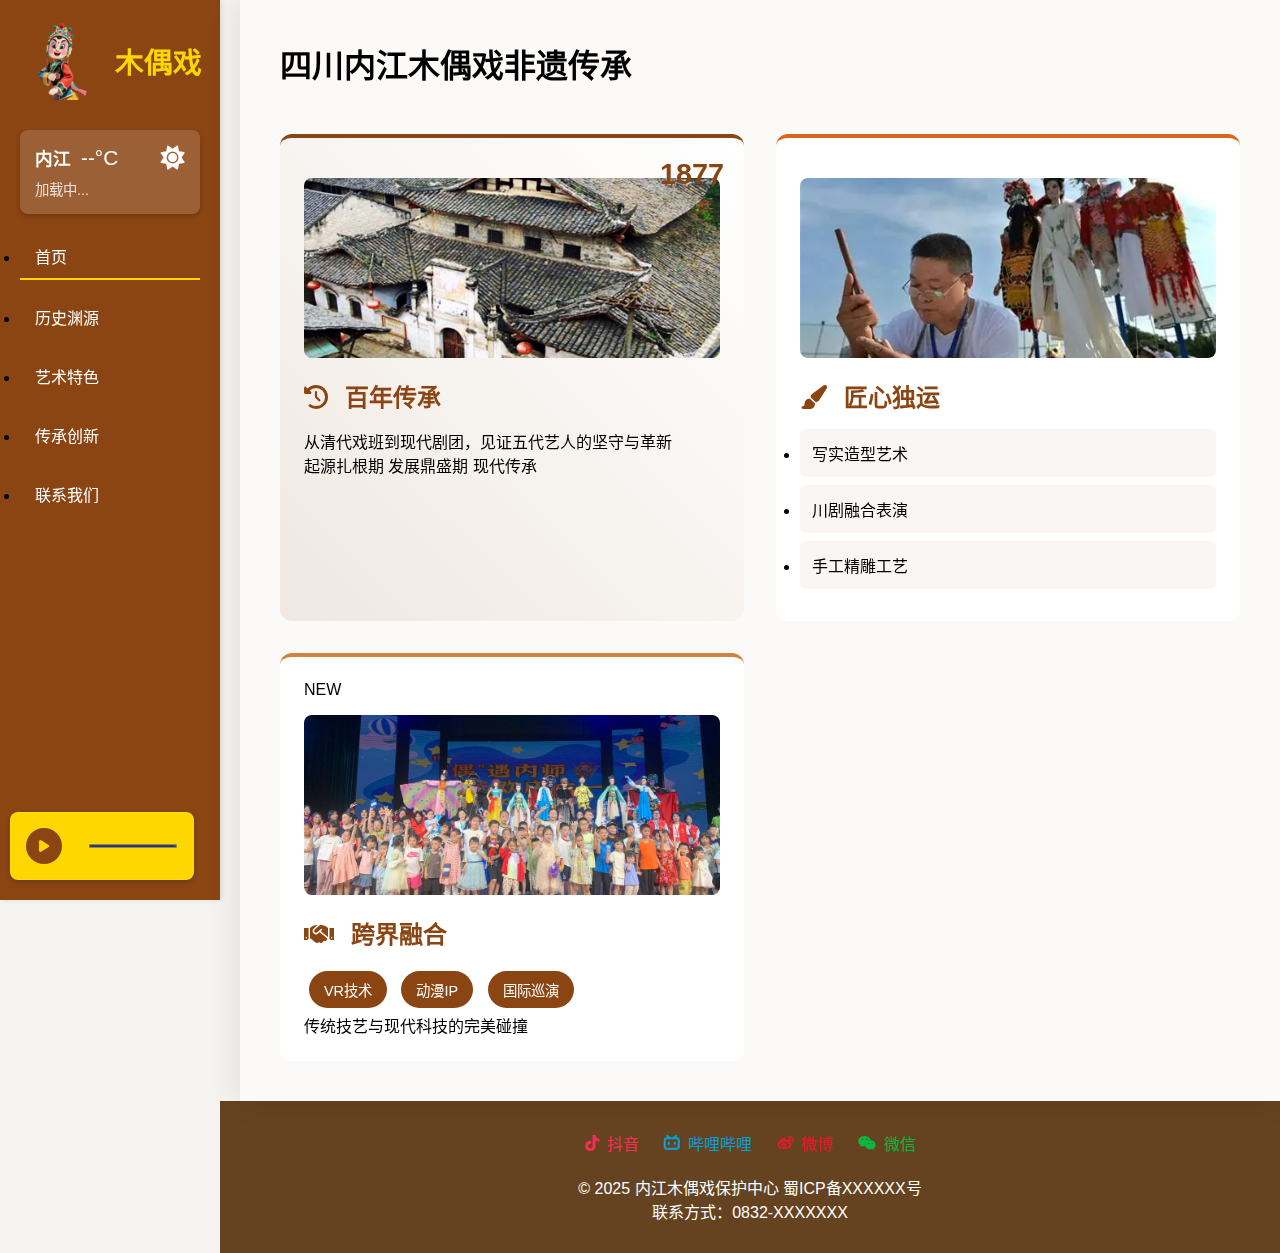
<file: 木偶戏/index.html>
<!DOCTYPE html>
<html lang="zh-CN">
<head>
    <meta charset="UTF-8">
    <title>非遗项目之四川内江木偶戏</title>
    <link rel="stylesheet" href="https://cdnjs.cloudflare.com/ajax/libs/font-awesome/6.0.0/css/all.min.css">
    <link rel="icon" href="images/muou.ico" type="image/x-icon">
    <link rel="stylesheet" href="css/common.css">
    <style>

        .background-slideshow {
            position: fixed;
            width: 100%;
            height: 100%;
            z-index: -1;
        }

        .slide {
            position: absolute;
            top: 0;
            left: 0;
            width: 100%;
            height: 100%;
            opacity: 0;
            background-size: cover;
            background-position: center;
            animation: slideShow 24s infinite;
        }

        .slide:nth-child(1) {
            background-image: url('images/art-bg1.jpg');
            animation-delay: 0s;
        }
        .slide:nth-child(2) {
            background-image: url('images/art-bg2.jpg');
            animation-delay: 8s;
        }
        .slide:nth-child(3) {
            background-image: url('images/art-bg3.jpg');
            animation-delay: 16s;
        }
        .slide:nth-child(4) {
            background-image: url('images/art-bg4.jpg');
            animation-delay: 24s;
        }

        @keyframes slideShow {
            0%, 100% { opacity: 0; }
            8% { opacity: 1; }
            30% { opacity: 1; }
        }

        .main-content {
            margin-left: 240px;
            padding: 40px;
            min-height: 100vh;
            box-shadow: 0 0 30px rgba(0,0,0,0.1); 
        }

    </style>
</head>
<body>
    <div class="background-slideshow">
        <div class="slide"></div>
        <div class="slide"></div>
        <div class="slide"></div>
        <div class="slide"></div>
    </div>
    <nav class="nav-container">
        <div class="logo-container">
            <img src="images/mainLogo.png" alt="非遗logo" class="logo">
            <span class="logo-title">木偶戏</span>
        </div>
        <!-- 天气盒子 -->
        <div class="weather-box">
            <div class="weather-info">
                <span class="city">内江</span>
                <span class="temp">--°C</span>
                <i class="weather-icon fas fa-sun"></i>
            </div>
            <div class="weather-detail">加载中...</div>
        </div>
        <ul class="nav-menu">
            <li><a href="index.html" class="nav-link active">首页</a></li>
            <li><a href="history.html">历史渊源</a></li>
            <li><a href="art.html">艺术特色</a></li>
            <li><a href="innovation.html">传承创新</a></li>
            <li><a href="contact.html">联系我们</a></li>
        </ul>
        <div class="music-player">
            <audio id="bgm" loop>
                <source src="music/background.mp3" type="audio/mpeg">
            </audio>
            <button id="playBtn"><i class="fas fa-play"></i></button>
            <input type="range" id="progress" value="0" style="width: 80%">
        </div>
    </nav>


    <div class="main-content" style="position: relative; z-index: 1; background: rgba(255,255,255,0.6);">
        <h1>四川内江木偶戏非遗传承</h1>
        
        <section class="home-grid">
            <article class="history-card portal-card" onclick="location.href='history.html'">
                <div class="time-stamp">1877</div>
                <img src="images/home-history.png" alt="历史渊源">
                <div class="card-content">
                    <h2><i class="fas fa-history"></i> 百年传承</h2>
                    <p>从清代戏班到现代剧团，见证五代艺人的坚守与革新</p>
                    <div class="timeline-points">
                        <span class="point">起源扎根期</span>
                        <span class="point">发展鼎盛期</span>
                        <span class="point">现代传承</span>
                    </div>
                </div>
            </article>

            <article class="art-card portal-card" onclick="location.href='art.html'">
                <img src="images/home-art.png" alt="艺术特色" class="art-icon">
                <div class="card-content">
                    <h2><i class="fas fa-paint-brush"></i> 匠心独运</h2>
                    <ul class="art-features">
                        <li>写实造型艺术</li>
                        <li>川剧融合表演</li>
                        <li>手工精雕工艺</li>
                    </ul>
                </div>
                <div class="floating-logo"></div>
            </article>

            <article class="innovation-card portal-card" onclick="location.href='innovation.html'">
                <div class="innovation-badge">NEW</div>
                <img src="images/home-innovation.png" alt="传承创新">
                <div class="card-content">
                    <h2><i class="fas fa-handshake"></i> 跨界融合</h2>
                    <div class="innovation-tags">
                        <span>VR技术</span>
                        <span>动漫IP</span>
                        <span>国际巡演</span>
                    </div>
                    <p>传统技艺与现代科技的完美碰撞</p>
                </div>
            </article>
        </section>
    </div>

    <style>
    .home-grid {
        display: grid;
        grid-template-columns: repeat(auto-fit, minmax(300px, 1fr));
        gap: 2rem;
        margin-top: 3rem;
    }

    .portal-card {
        background: rgba(255,255,255,0.95);
        border-radius: 12px;
        padding: 1.5rem;
        position: relative;
        cursor: pointer;
        transition: transform 0.3s, box-shadow 0.3s;
        min-height: 380px;
        overflow: hidden;
    }

    .portal-card:hover {
        transform: translateY(-5px);
        box-shadow: 0 10px 20px rgba(0,0,0,0.15);
    }

    .history-card {
        border-top: 4px solid #8B4513;
        background: linear-gradient(45deg, rgba(139,69,19,0.1), white);
    }

    .time-stamp {
        position: absolute;
        right: 20px;
        top: 20px;
        font-size: 1.8rem;
        color: #8B4513;
        font-weight: bold;
    }

    
    .art-card {
        border-top: 4px solid #D2691E;
    }

    .art-features li {
        padding: 12px;
        margin: 8px 0;
        background: rgba(139,69,19,0.05);
        border-radius: 6px;
    }

    
    .innovation-card {
        border-top: 4px solid #CD853F;
    }

    .innovation-tags span {
        display: inline-block;
        padding: 8px 15px;
        margin: 5px;
        background: #8B4513;
        color: white;
        border-radius: 20px;
        font-size: 0.9em;
    }

    .card-content h2 {
        color: #8B4513;
        margin-bottom: 1rem;
    }

    .portal-card img {
        width: 100%;
        height: 180px;
        object-fit: cover;
        border-radius: 8px;
        margin: 1rem 0;
    }

    .fa-history, .fa-paint-brush, .fa-handshake {
        margin-right: 10px;
    }
    </style>

    <footer>
        <div class="social-media">
            <a href="contact.html#douyin" class="douyin">
                <i class="fab fa-tiktok"></i>
                <span>抖音</span>
            </a>
            <a href="contact.html#bilibili" class="bilibili">
                <i class="fab fa-bilibili"></i>
                <span>哔哩哔哩</span>
            </a>
            <a href="contact.html#weibo" class="weibo">
                <i class="fab fa-weibo"></i>
                <span>微博</span>
            </a>
            <a href="contact.html#wechat" class="wechat">
                <i class="fab fa-weixin"></i>
                <span>微信</span>
            </a>
        </div>
        <p>© 2025 内江木偶戏保护中心 蜀ICP备XXXXXX号</p>
        <p>联系方式：0832-XXXXXXX</p>
    </footer>
    <script src="js/bgMusic.js" defer></script>
    <script src="js/weatherService.js" defer></script>
</body>
</html>
</file>
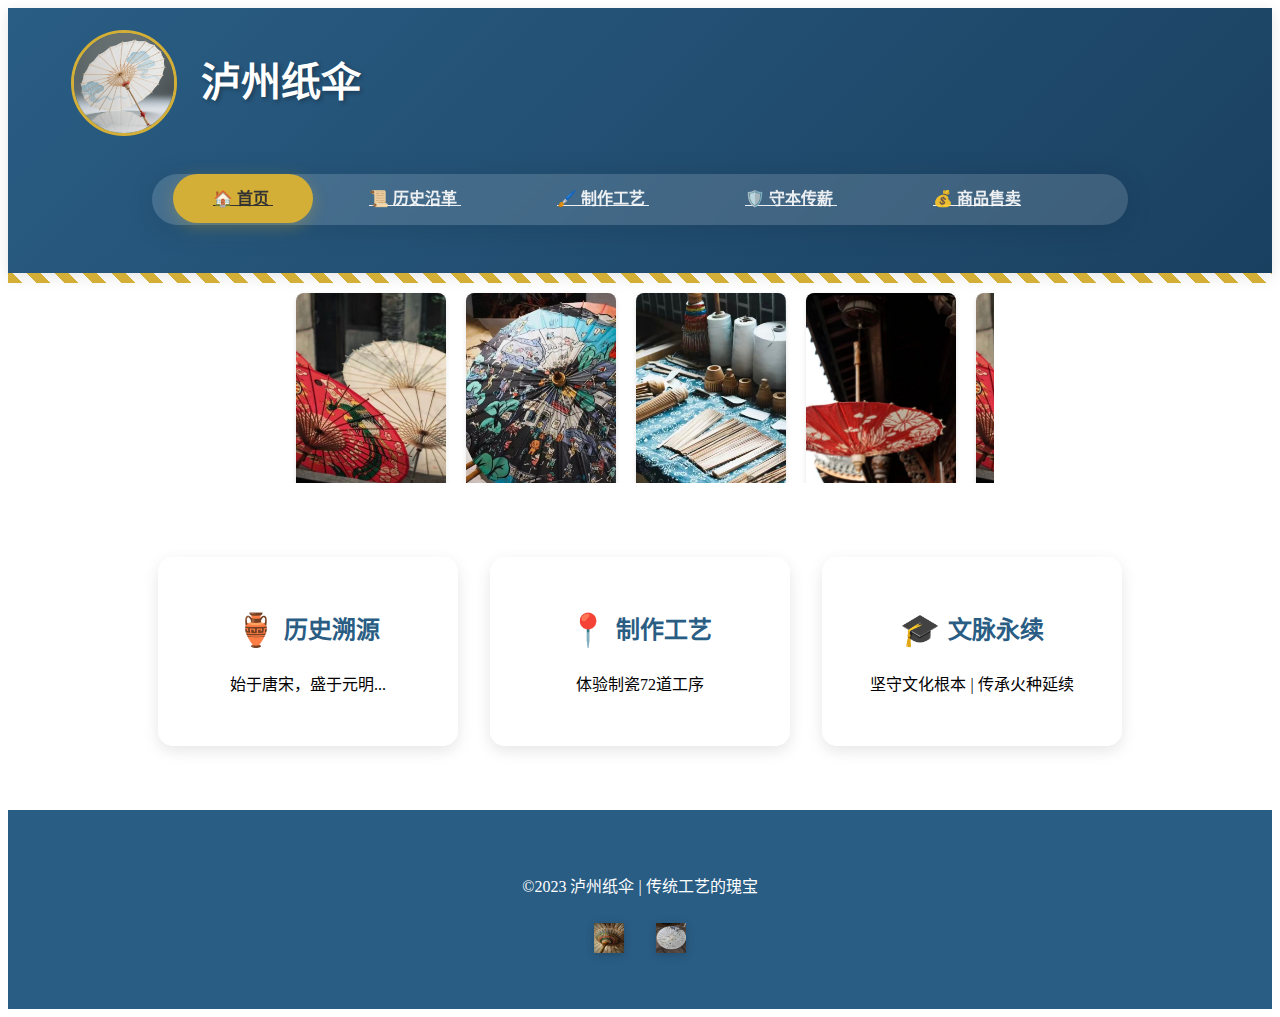
<file: 泸州纸伞/index.html>
<!DOCTYPE html>
<html lang="zh-CN">

<head>
    <meta charset="UTF-8">
    <title>泸州纸伞 </title>
    <link rel="icon" href="images/favicon.ico" type="image/x-icon">
    <link rel="stylesheet" href="css/style.css">
    <link rel="stylesheet" href="css/animations.css">
    <style>
        /* 新增播放栏样式 */
        .image-carousel {
        width: 56%; /* 容器宽度 */
        height: 200px;
        overflow: hidden;
        margin: 10px auto;
        }

        .carousel-wrapper {
            display: flex;
            gap: 20px;
            padding: 10px;
            width: max-content;
            animation: scroll 10s linear infinite;
        }

        .carousel-image {
            width: 150px; /* 单图宽度 */
            height: 200px;
            object-fit: cover;
            border-radius: 8px;
            box-shadow: 0 2px 5px rgba(0, 0, 0, 0.1);
        }

        /* 鼠标悬停暂停动画 */
        .carousel-wrapper:hover {
            animation-play-state: paused;
        }

        /* 无限滚动关键帧 */
        @keyframes scroll {
        0% { transform: translateX(0); }
        /* 改为移动原图总宽度的50%，使克隆内容立即衔接 */
        100% { transform: translateX(calc(-25% - 30px)); }
    }
    </style>
</head>

<body>
    <header class="decorative-border">
        <div class="logo-header">
            <img src="images/logo.png" alt="青花瓷logo" width="80">
            <h1>泸州纸伞</h1>
        </div>
        <nav>
            <a href="index.html" class="nav-link active"> <span class="nav-icon">🏠</span>
                首页
            </a>
            <a href="map.html" class="nav-link"><span class="nav-icon">📜</span>
                历史沿革
            </a>
            <a href="process.html" class="nav-link"><span class="nav-icon">🖌️</span>
                制作工艺
            </a>
            <a href="shop.html" class="nav-link"><span class="nav-icon">🛡️</span>
                守本传薪
            </a>
            <a href="sales.html" class="nav-link"><span class="nav-icon">💰</span>
                商品售卖
            </a>
        </nav>
    </header>
    <!-- 新增图片播放栏 -->
    <div class="image-carousel">
        <div class="carousel-wrapper" id="carouselWrapper">
            <!-- 实际展示的图片 -->
            <img src="images/banner1.jpg" alt="图片1" class="carousel-image">
            <img src="images/banner2.jpg" alt="图片2" class="carousel-image">
            <img src="images/banner3.jpg" alt="图片3" class="carousel-image">
            <img src="images/banner4.jpg" alt="图片4" class="carousel-image">
            
        </div>
    </div>

    <!-- 主要模块 -->
    <section class="feature-grid">
        <div class="feature-card">
            <h3><span class="icon">🏺</span>历史溯源</h3>
            <p>始于唐宋，盛于元明...</p>
        </div>
        <div class="feature-card animate__hover">
            <h3><span class="icon">📍</span>制作工艺</h3>
            <p>体验制瓷72道工序</p>
        </div>
        <div class="feature-card">
            <h3><span class="icon">🎓</span>文脉永续</h3>
            <p>坚守文化根本 | 传承火种延续</p>
        </div>
    </section>

    <footer>
        <p>©2023 泸州纸伞 | 传统工艺的瑰宝</p>
        <div class="social-links">
            <a href="#"><img src="images/wechat.png" width="30" height="30"></a>
            <a href="#"><img src="images/weibo.png" width="30" height="30"></a>
        </div>
    </footer>

    <script>
        const carouselWrapper = document.getElementById('carouselWrapper');
        const images = carouselWrapper.querySelectorAll('.carousel-image');
        
        // 克隆所有图片并追加到wrapper中
        images.forEach(img => {
            const clone = img.cloneNode(true);
            carouselWrapper.appendChild(clone);
        });

        // 不再需要animationiteration事件监听
    </script>
</body>

</html>
</file>
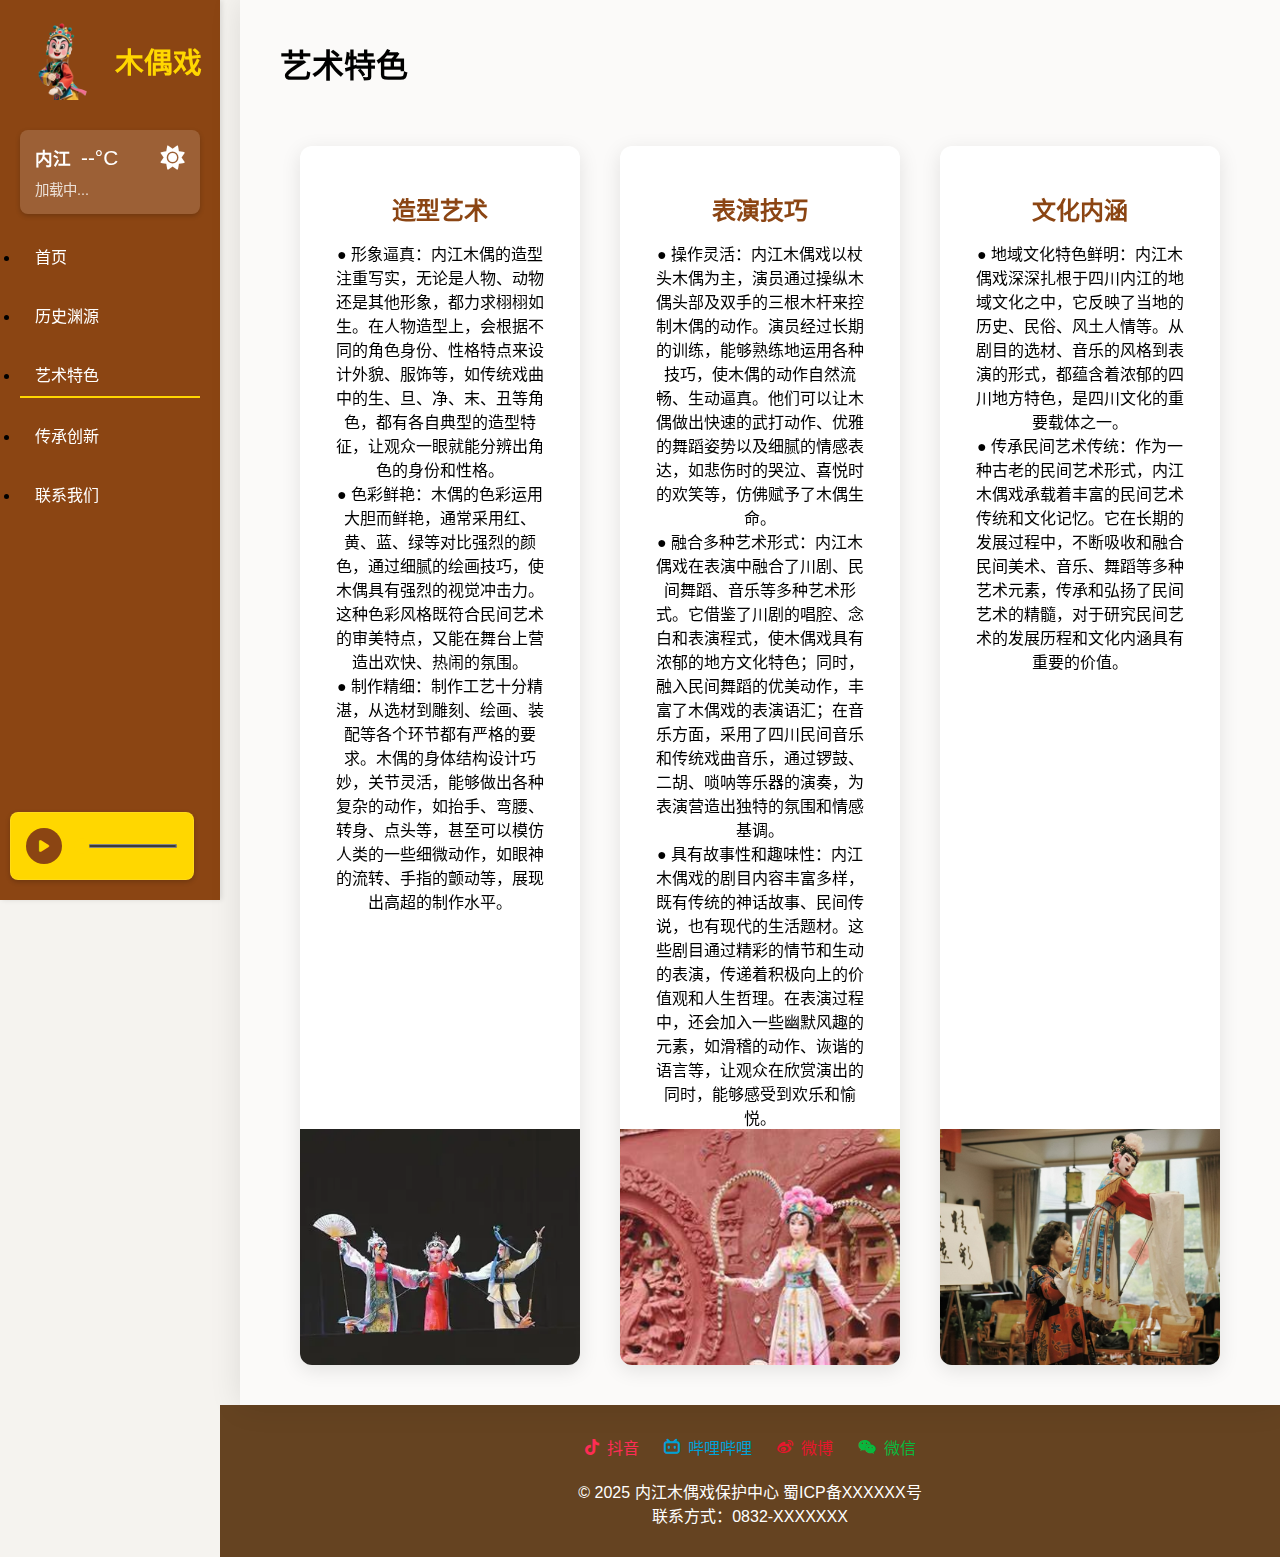
<file: 木偶戏/art.html>
<!DOCTYPE html>
<html lang="zh-CN">
<head>
    <meta charset="UTF-8">
    <title>非遗项目之四川内江木偶戏</title>
    <link rel="stylesheet" href="https://cdnjs.cloudflare.com/ajax/libs/font-awesome/6.0.0/css/all.min.css">
    <link rel="icon" href="images/muou.ico" type="image/x-icon">
    <link rel="stylesheet" href="css/common.css">
    <style>

    </style>
</head>
<body>
    <div class="background-slideshow">
        <div class="slide"></div>
        <div class="slide"></div>
        <div class="slide"></div>
        <div class="slide"></div>
    </div>
    
    <nav class="nav-container">
        <div class="logo-container">
            <img src="images/mainLogo.png" alt="非遗logo" class="logo">
            <span class="logo-title">木偶戏</span>
        </div>
        <div class="weather-box">
            <div class="weather-info">
                <span class="city">内江</span>
                <span class="temp">--°C</span>
                <i class="weather-icon fas fa-sun"></i>
            </div>
            <div class="weather-detail">加载中...</div>
        </div>
        <ul class="nav-menu">
            <li><a href="index.html">首页</a></li>
            <li><a href="history.html">历史渊源</a></li>
            <li><a href="art.html" class="nav-link active">艺术特色</a></li>
            <li><a href="innovation.html">传承创新</a></li>
            <li><a href="contact.html">联系我们</a></li>
        </ul>
        <div class="music-player">
            <audio id="bgm" loop>
                <source src="music/background.mp3" type="audio/mpeg">
            </audio>
            <button id="playBtn"><i class="fas fa-play"></i></button>
            <input type="range" id="progress" value="0" style="width: 80%">
        </div>
    </nav>

    <div class="main-content" style="position: relative; z-index: 1; background: rgba(255,255,255,0.6);">
        <h1>艺术特色</h1>
      
        <div class="feature-grid">
            <div class="feature-card">
                <img src="images/shape-art.png" alt="造型艺术" class="feature-icon">
                <h3>造型艺术</h3>
                <p>
                    ● 形象逼真：内江木偶的造型注重写实，无论是人物、动物还是其他形象，都力求栩栩如生。在人物造型上，会根据不同的角色身份、性格特点来设计外貌、服饰等，如传统戏曲中的生、旦、净、末、丑等角色，都有各自典型的造型特征，让观众一眼就能分辨出角色的身份和性格。<br>
                    ● 色彩鲜艳：木偶的色彩运用大胆而鲜艳，通常采用红、黄、蓝、绿等对比强烈的颜色，通过细腻的绘画技巧，使木偶具有强烈的视觉冲击力。这种色彩风格既符合民间艺术的审美特点，又能在舞台上营造出欢快、热闹的氛围。<br>
                    ● 制作精细：制作工艺十分精湛，从选材到雕刻、绘画、装配等各个环节都有严格的要求。木偶的身体结构设计巧妙，关节灵活，能够做出各种复杂的动作，如抬手、弯腰、转身、点头等，甚至可以模仿人类的一些细微动作，如眼神的流转、手指的颤动等，展现出高超的制作水平。

                </p>
            </div>
            <div class="feature-card">
                <img src="images/performance.png" alt="表演技巧" class="feature-icon">
                <h3>表演技巧</h3>
                <p>
                    ● 操作灵活：内江木偶戏以杖头木偶为主，演员通过操纵木偶头部及双手的三根木杆来控制木偶的动作。演员经过长期的训练，能够熟练地运用各种技巧，使木偶的动作自然流畅、生动逼真。他们可以让木偶做出快速的武打动作、优雅的舞蹈姿势以及细腻的情感表达，如悲伤时的哭泣、喜悦时的欢笑等，仿佛赋予了木偶生命。<br>
                    ● 融合多种艺术形式：内江木偶戏在表演中融合了川剧、民间舞蹈、音乐等多种艺术形式。它借鉴了川剧的唱腔、念白和表演程式，使木偶戏具有浓郁的地方文化特色；同时，融入民间舞蹈的优美动作，丰富了木偶戏的表演语汇；在音乐方面，采用了四川民间音乐和传统戏曲音乐，通过锣鼓、二胡、唢呐等乐器的演奏，为表演营造出独特的氛围和情感基调。<br>
                    ● 具有故事性和趣味性：内江木偶戏的剧目内容丰富多样，既有传统的神话故事、民间传说，也有现代的生活题材。这些剧目通过精彩的情节和生动的表演，传递着积极向上的价值观和人生哲理。在表演过程中，还会加入一些幽默风趣的元素，如滑稽的动作、诙谐的语言等，让观众在欣赏演出的同时，能够感受到欢乐和愉悦。

                </p>
            </div>
            <div class="feature-card">
                <img src="images/culture.png" alt="文化内涵" class="feature-icon">
                <h3>文化内涵</h3>
                <p>

                    ● 地域文化特色鲜明：内江木偶戏深深扎根于四川内江的地域文化之中，它反映了当地的历史、民俗、风土人情等。从剧目的选材、音乐的风格到表演的形式，都蕴含着浓郁的四川地方特色，是四川文化的重要载体之一。<br>
                    ● 传承民间艺术传统：作为一种古老的民间艺术形式，内江木偶戏承载着丰富的民间艺术传统和文化记忆。它在长期的发展过程中，不断吸收和融合民间美术、音乐、舞蹈等多种艺术元素，传承和弘扬了民间艺术的精髓，对于研究民间艺术的发展历程和文化内涵具有重要的价值。

                </p>
            </div>
        </div>




    </div>

    <style>
        
        .feature-grid {
            display: grid;
            grid-template-columns: repeat(3, 1fr);
            gap: 40px;
            margin-top: 60px;
            padding: 0 20px;
        }

        .feature-card {
            background: #fff;
            padding: 30px;
            border-radius: 12px;
            box-shadow: 0 5px 20px rgba(0,0,0,0.1);
            text-align: center;
            transition: transform 0.3s;
            position: relative;
            padding-bottom: 236px;
        }

        .feature-card:hover {
            transform: translateY(-10px);
        }

        .feature-icon {
            position: absolute;
            bottom: 0;
            left: 0;
            width: 100%;
            height: 236px;
            object-fit: cover;
            border-radius: 0 0 12px 12px;
            margin: 0;
        }

        .feature-card h3 {
            color: #8B4513;
            margin: 15px 0;
            font-size: 1.5em;
        }

        @media (max-width: 768px) {
            .feature-grid {
                grid-template-columns: 1fr;
                gap: 60px;
            }
            
            .feature-card {
            padding-bottom: 120px; 
            }
            .feature-icon {
                height: 120px;
            }
            }


        .background-slideshow {
            position: fixed;
            width: 100%;
            height: 100%;
            z-index: -1;
        }

        .slide {
            position: absolute;
            top: 0;
            left: 0;
            width: 100%;
            height: 100%;
            opacity: 0;
            background-size: cover;
            background-position: center;
            animation: slideShow 24s infinite;
        }

        .slide:nth-child(1) {
            background-image: url('images/art-bg1.jpg');
            animation-delay: 0s;
        }
        .slide:nth-child(2) {
            background-image: url('images/art-bg2.jpg');
            animation-delay: 8s;
        }
        .slide:nth-child(3) {
            background-image: url('images/art-bg3.jpg');
            animation-delay: 16s;
        }
        .slide:nth-child(4) {
            background-image: url('images/art-bg4.jpg');
            animation-delay: 24s;
        }

        @keyframes slideShow {
            0%, 100% { opacity: 0; }
            8% { opacity: 1; }
            30% { opacity: 1; }
        }

        .main-content {
            margin-left: 240px;
            padding: 40px;
            min-height: 100vh;
            box-shadow: 0 0 30px rgba(0,0,0,0.1);
        }
    </style>


    


    <footer>
        <div class="social-media">
            <a href="contact.html#douyin" class="douyin">
                <i class="fab fa-tiktok"></i>
                <span>抖音</span>
            </a>
            <a href="contact.html#bilibili" class="bilibili">
                <i class="fab fa-bilibili"></i>
                <span>哔哩哔哩</span>
            </a>
            <a href="contact.html#weibo" class="weibo">
                <i class="fab fa-weibo"></i>
                <span>微博</span>
            </a>
            <a href="contact.html#wechat" class="wechat">
                <i class="fab fa-weixin"></i>
                <span>微信</span>
            </a>
        </div>
        <p>© 2025 内江木偶戏保护中心 蜀ICP备XXXXXX号</p>
        <p>联系方式：0832-XXXXXXX</p>
    </footer>
    <script src="js/bgMusic.js" defer></script>
    <script src="js/weatherService.js" defer></script>
</body>
</html>
</file>
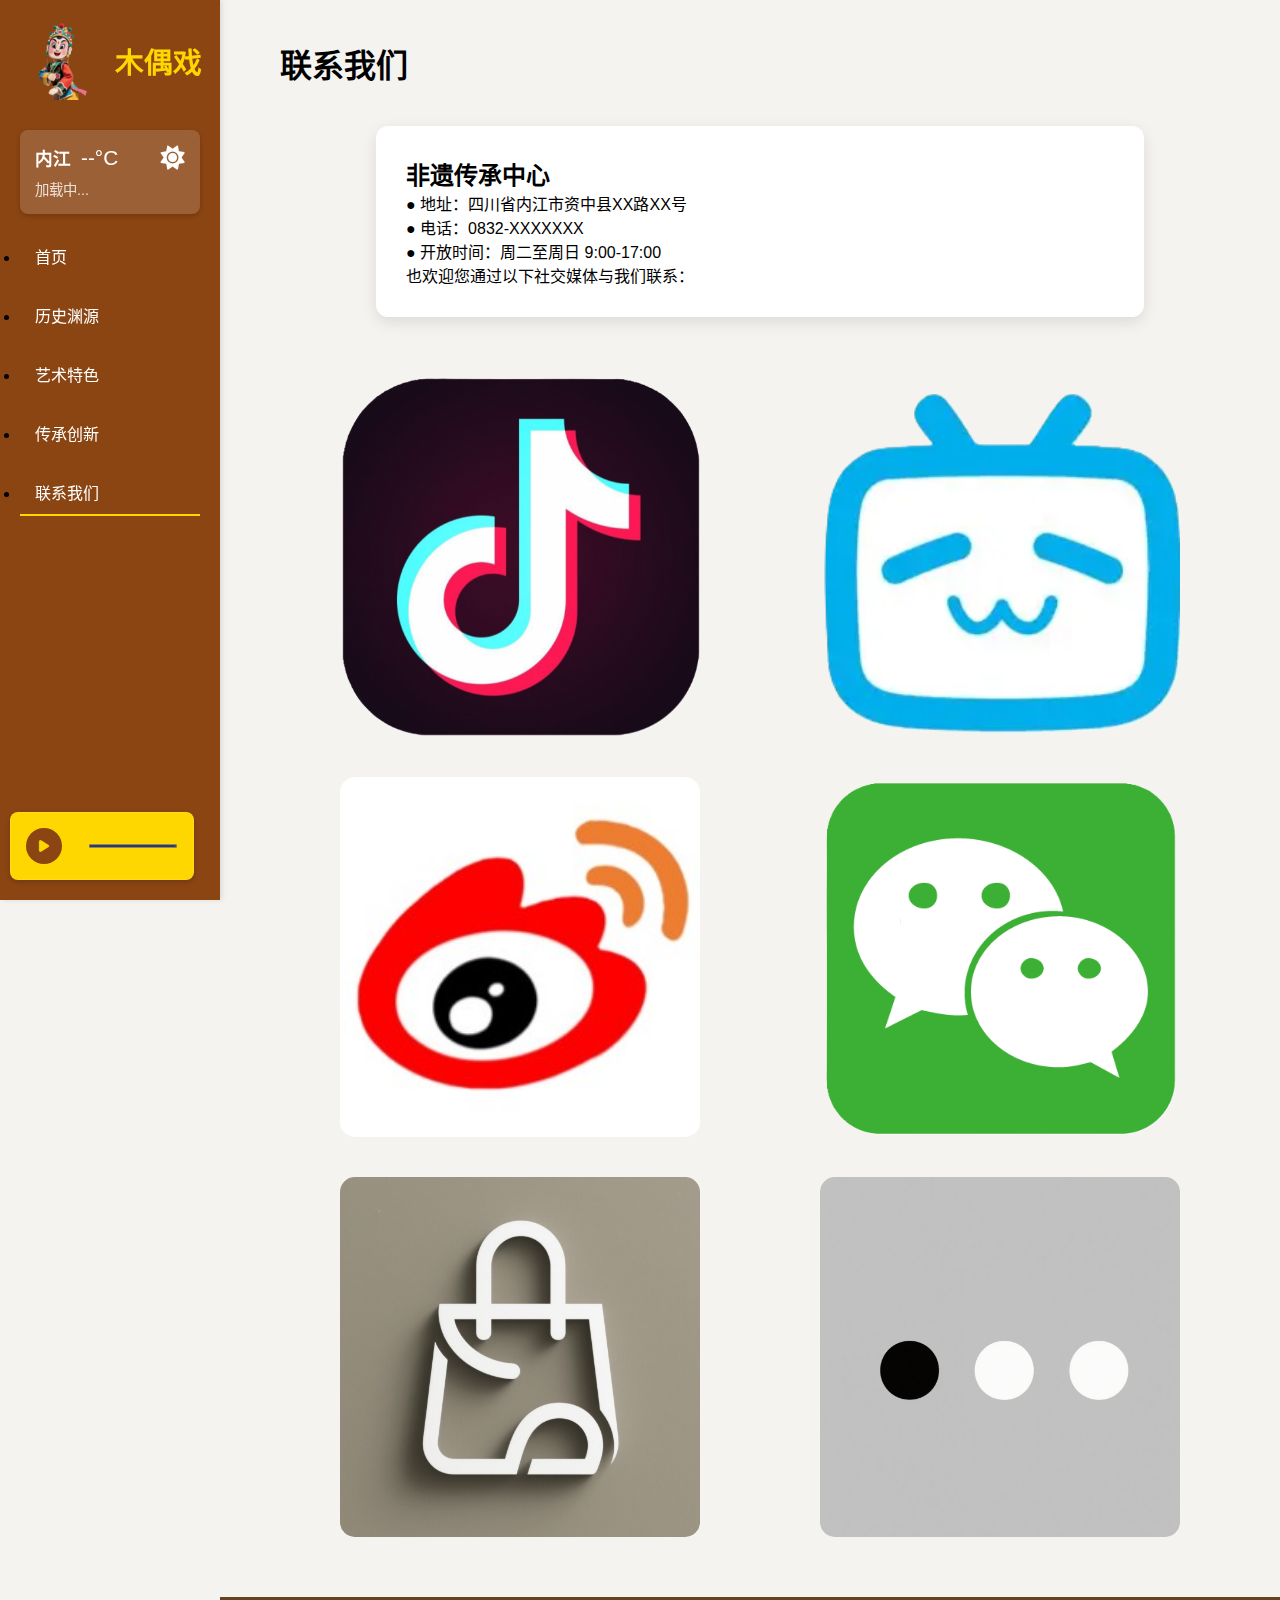
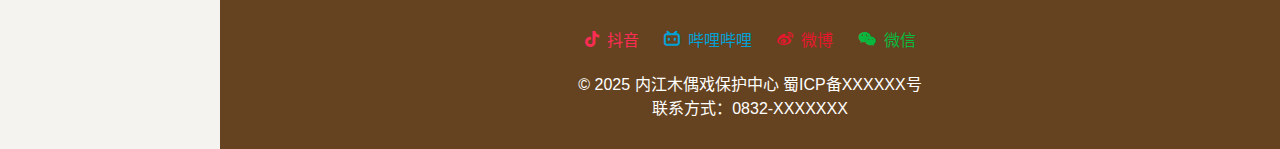
<file: 木偶戏/contact.html>
<!DOCTYPE html>
<html lang="zh-CN">
<head>
    <meta charset="UTF-8">
    <title>非遗项目之四川内江木偶戏</title>
    <link rel="stylesheet" href="https://cdnjs.cloudflare.com/ajax/libs/font-awesome/6.0.0/css/all.min.css">
    <link rel="stylesheet" href="css/card.css">
    <link rel="icon" href="images/muou.ico" type="image/x-icon">
    <link rel="stylesheet" href="css/common.css">
    <style>

    </style>
</head>
<body>
    <nav class="nav-container">
        <div class="logo-container">
            <img src="images/mainLogo.png" alt="非遗logo" class="logo">
            <span class="logo-title">木偶戏</span>
        </div>
        <div class="weather-box">
            <div class="weather-info">
                <span class="city">内江</span>
                <span class="temp">--°C</span>
                <i class="weather-icon fas fa-sun"></i>
            </div>
            <div class="weather-detail">加载中...</div>
        </div>
        <ul class="nav-menu">
            <li><a href="index.html">首页</a></li>
            <li><a href="history.html">历史渊源</a></li>
            <li><a href="art.html">艺术特色</a></li>
            <li><a href="innovation.html">传承创新</a></li>
            <li><a href="contact.html" class="nav-link active">联系我们</a></li>
        </ul>
        <div class="music-player">
            <audio id="bgm" loop>
                <source src="music/background.mp3" type="audio/mpeg">
            </audio>
            <button id="playBtn"><i class="fas fa-play"></i></button>
            <input type="range" id="progress" value="0" style="width: 80%">
        </div>
    </nav>


    <div class="main-content">
        <h1>联系我们</h1>

        <!-- 新增卡片容器 -->
        <div class="contact-cards">
            <!-- 文本卡片 -->
            <div class="text-card">
                <h2>非遗传承中心</h2>
                <p>
                ● 地址：四川省内江市资中县XX路XX号<br>
                ● 电话：0832-XXXXXXX<br>
                ● 开放时间：周二至周日 9:00-17:00<br>
                也欢迎您通过以下社交媒体与我们联系：
                </p>
            </div>

            <!-- 图片卡片容器 -->
            <div class="platform-grid">
                <div class="media-card">
                    <img src="images/social/douyin.png" alt="抖音官方号">
                    <div class="overlay">扫码关注/观看直播</div>
                </div>
                <div class="media-card">
                    <img src="images/social/bilibili.png" alt="哔哩哔哩">
                    <div class="overlay">进入频道</div>
                </div>
                <div class="media-card">
                    <img src="images/social/weibo.png" alt="微博">
                    <div class="overlay">最新动态</div>
                </div>
                <div class="media-card">
                    <img src="images/social/wechat.png" alt="微信公众号">
                    <div class="overlay">获取资讯/预约演出</div>
                </div>
                <div class="media-card">
                    <img src="images/social/shop.png" alt="周边购买">
                    <div class="overlay">周边商品/纪念品 购买</div>
                </div>
                <div class="media-card">
                    <img src="images/social/more.png" alt="敬请期待">
                    <div class="overlay">敬请期待</div>
                </div>
            </div>
        </div>

    </div>


    <style>
        /*这里先空着*/
    </style>



    <footer>
        <div class="social-media">
            <a href="contact.html#douyin" class="douyin">
                <i class="fab fa-tiktok"></i>
                <span>抖音</span>
            </a>
            <a href="contact.html#bilibili" class="bilibili">
                <i class="fab fa-bilibili"></i>
                <span>哔哩哔哩</span>
            </a>
            <a href="contact.html#weibo" class="weibo">
                <i class="fab fa-weibo"></i>
                <span>微博</span>
            </a>
            <a href="contact.html#wechat" class="wechat">
                <i class="fab fa-weixin"></i>
                <span>微信</span>
            </a>
        </div>
        <p>© 2025 内江木偶戏保护中心 蜀ICP备XXXXXX号</p>
        <p>联系方式：0832-XXXXXXX</p>
    </footer>
    <script src="js/bgMusic.js" defer></script>
    <script src="js/weatherService.js" defer></script>
</body>
</html>
</file>
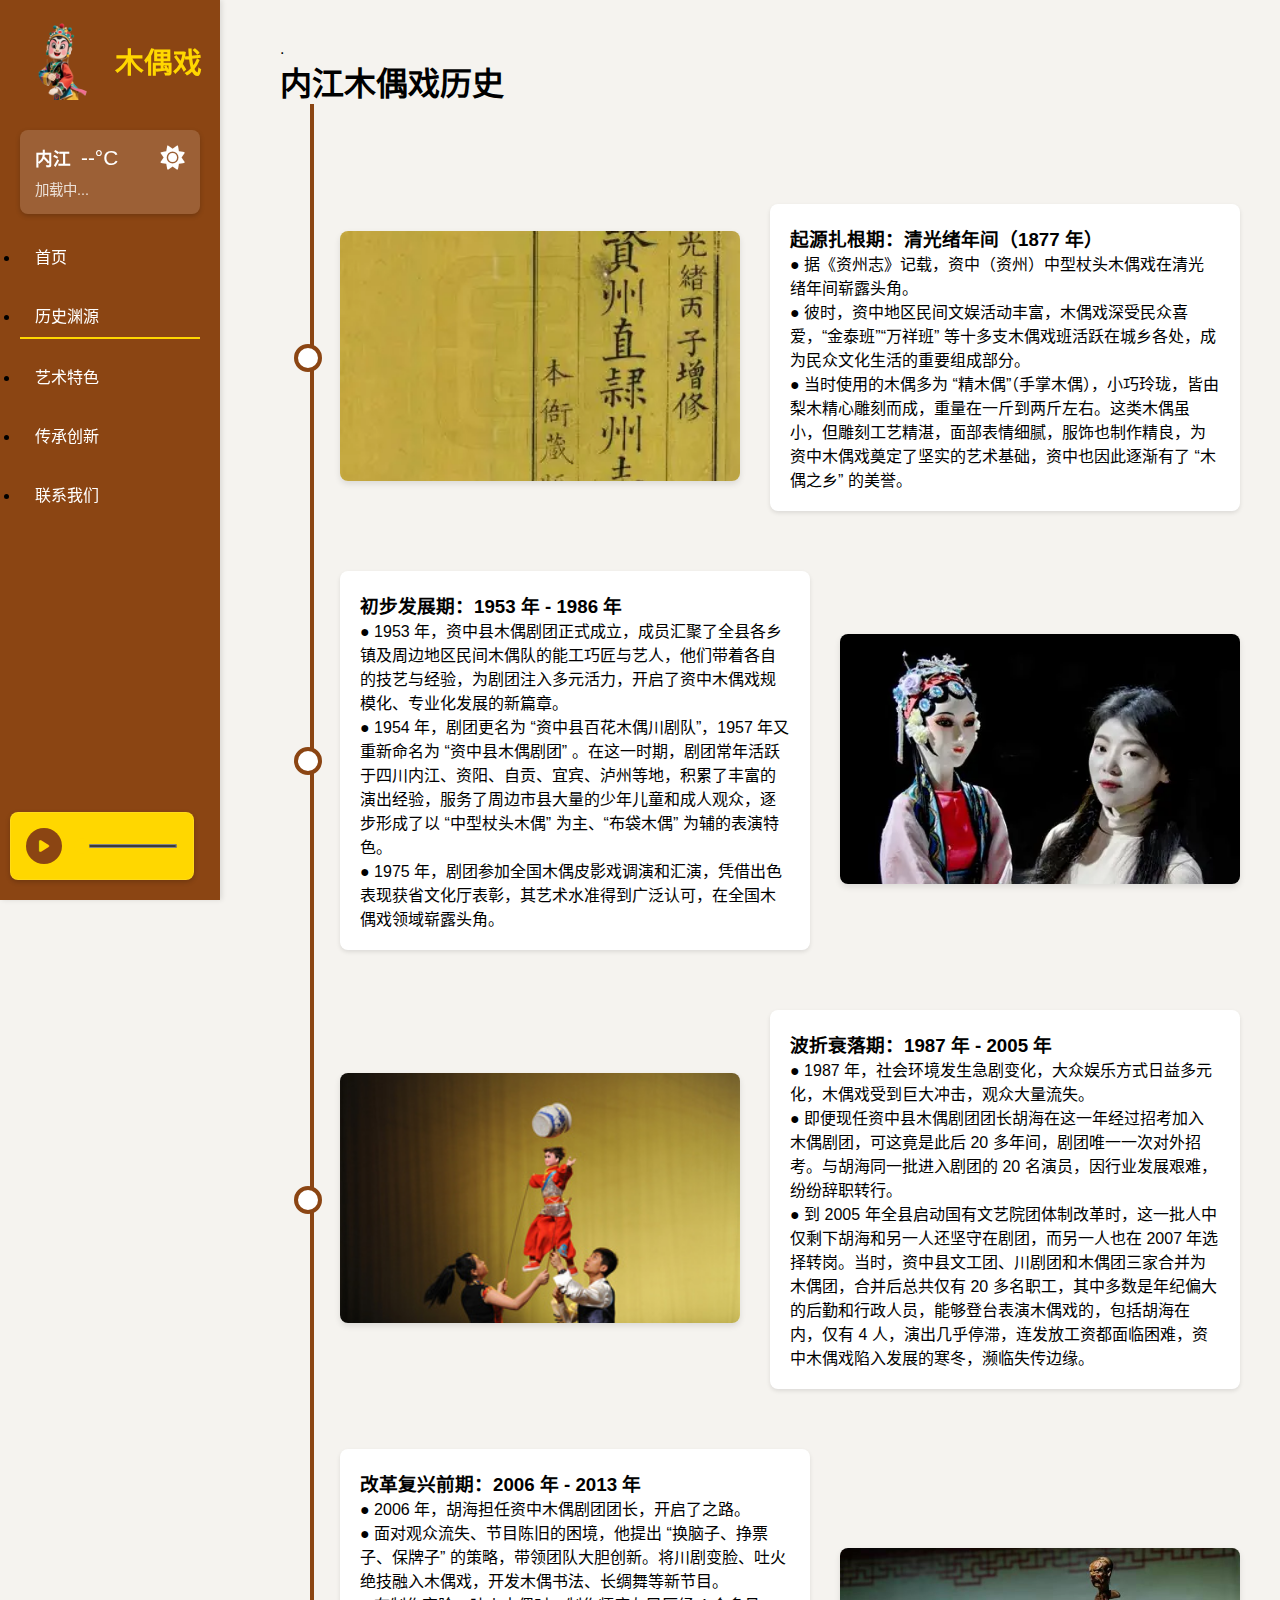
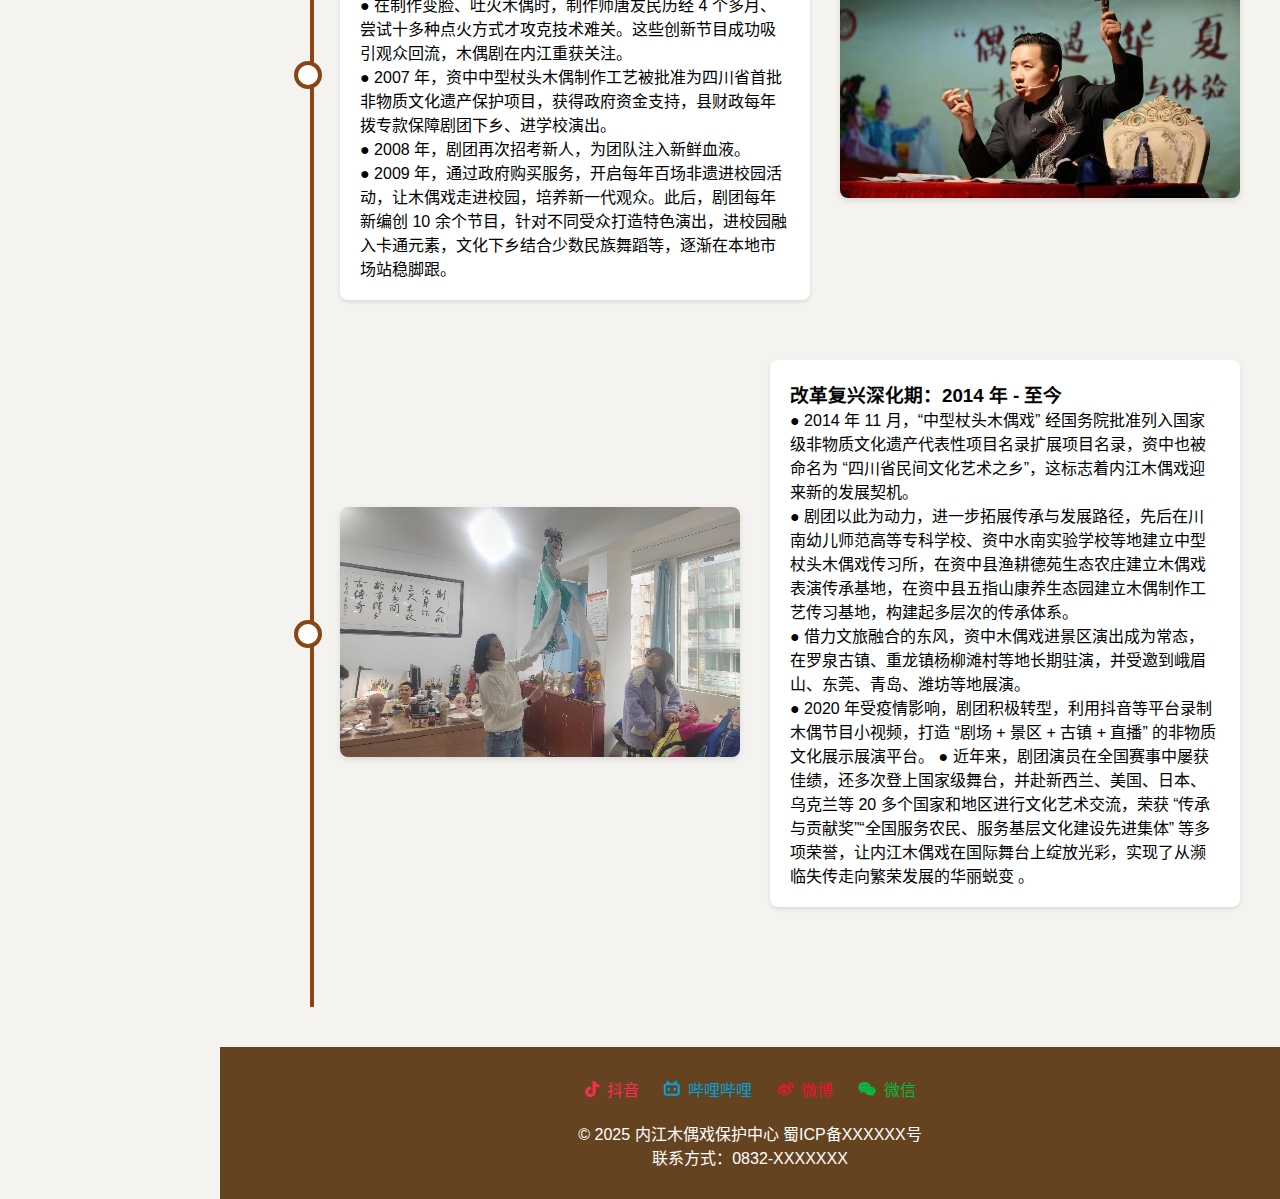
<file: 木偶戏/history.html>
<!DOCTYPE html>
<html lang="zh-CN">
<head>
    <meta charset="UTF-8">
    <title>非遗项目之四川内江木偶戏</title>
    <link rel="stylesheet" href="https://cdnjs.cloudflare.com/ajax/libs/font-awesome/6.0.0/css/all.min.css">
    <link rel="icon" href="images/muou.ico" type="image/x-icon">
    <link rel="stylesheet" href="css/common.css">
</head>
<body>
    <nav class="nav-container">
        <div class="logo-container">
            <img src="images/mainLogo.png" alt="非遗logo" class="logo">
            <span class="logo-title">木偶戏</span>
        </div>
        <div class="weather-box">
            <div class="weather-info">
                <span class="city">内江</span>
                <span class="temp">--°C</span>
                <i class="weather-icon fas fa-sun"></i>
            </div>
            <div class="weather-detail">加载中...</div>
        </div>
        <ul class="nav-menu">
            <li><a href="index.html">首页</a></li>
            <li><a href="history.html" class="nav-link active">历史渊源</a></li>
            <li><a href="art.html">艺术特色</a></li>
            <li><a href="innovation.html">传承创新</a></li>
            <li><a href="contact.html">联系我们</a></li>
        </ul>
        <div class="music-player">
            <audio id="bgm" loop>
                <source src="music/background.mp3" type="audio/mpeg">
            </audio>
            <button id="playBtn"><i class="fas fa-play"></i></button>
            <input type="range" id="progress" value="0" style="width: 80%">
        </div>
    </nav>
    <!--内容 -->

    <div class="main-content">.
        <h1>内江木偶戏历史</h1>
        <style>
            /* 时间线容器样式 */
            .timeline {
                position: relative;
                padding: 40px 0;
                margin-left: 60px; /* 为时间线留出空间 */
            }
            
            /* 时间线竖线 */
            .timeline::before {
                content: '';
                position: absolute;
                left: -30px;
                top: 0;
                height: 100%;
                width: 4px;
                background: #8B4513;
            }
            
            /* 时间节点通用样式 */
            .timeline-item {
                position: relative;
                display: flex;
                align-items: center;
                margin: 60px 0;
                gap: 30px;
            }
            
            /* 交替排列控制 */
            .timeline-item:nth-child(odd) {
                flex-direction: row; /* 奇数项：图片在左 */
            }
            .timeline-item:nth-child(even) {
                flex-direction: row-reverse; /* 偶数项：图片在右 */
            }
            
            /* 时间点标志 */
            .timeline-item::before {
                content: '';
                position: absolute;
                left: -46px;
                width: 20px;
                height: 20px;
                background: #fff;
                border: 4px solid #8B4513;
                border-radius: 50%;
                z-index: 1;
            }
            
            /* 图片容器 */
            .timeline-img {
                flex: 0 0 45%;
                max-width: 400px;
            }
            
            .timeline-img img {
                width: 100%;
                height: 250px;
                object-fit: cover;
                border-radius: 8px;
                box-shadow: 0 3px 6px rgba(0,0,0,0.1);
            }
            
            /* 文字描述容器 */
            .timeline-text {
                flex: 1;
                padding: 20px;
                background: #fff;
                border-radius: 8px;
                box-shadow: 0 2px 4px rgba(0,0,0,0.1);
                min-height: 200px;
            }
            
            /* 响应式设计 */
            @media (max-width: 768px) {
                .timeline {
                    margin-left: 30px;
                }
                .timeline-item {
                    flex-direction: column !important;
                    margin: 40px 0;
                }
                .timeline-img {
                    width: 100%;
                    max-width: none;
                }
                .timeline-item::before {
                    left: -38px;
                }
            }
        </style>
        <div class="timeline">
            <!-- 阶段1 - 图片在左 六百六十六，图片是真难找 -->
            <div class="timeline-item">
                <div class="timeline-img">
                    <img src="images/stage1.png" alt="清代戏班">
                </div>
                <div class="timeline-text">
                    <h3>起源扎根期：清光绪年间（1877 年）</h3>
                    <p>
                        ● 据《资州志》记载，资中（资州）中型杖头木偶戏在清光绪年间崭露头角。<br>
                        ● 彼时，资中地区民间文娱活动丰富，木偶戏深受民众喜爱，“金泰班”“万祥班” 等十多支木偶戏班活跃在城乡各处，成为民众文化生活的重要组成部分。<br>
                        ● 当时使用的木偶多为 “精木偶”（手掌木偶），小巧玲珑，皆由梨木精心雕刻而成，重量在一斤到两斤左右。这类木偶虽小，但雕刻工艺精湛，面部表情细腻，服饰也制作精良，为资中木偶戏奠定了坚实的艺术基础，资中也因此逐渐有了 “木偶之乡” 的美誉。

                    </p>
                </div>
            </div>
        
            <!-- 阶段2 - 图片在右 -->
            <div class="timeline-item">
                <div class="timeline-img">
                    <img src="images/stage2.png" alt="剧团成立">
                </div>
                <div class="timeline-text">
                    <h3>初步发展期：1953 年 - 1986 年</h3>
                    <p>
                        ● 1953 年，资中县木偶剧团正式成立，成员汇聚了全县各乡镇及周边地区民间木偶队的能工巧匠与艺人，他们带着各自的技艺与经验，为剧团注入多元活力，开启了资中木偶戏规模化、专业化发展的新篇章。<br>
                        ● 1954 年，剧团更名为 “资中县百花木偶川剧队”，1957 年又重新命名为 “资中县木偶剧团” 。在这一时期，剧团常年活跃于四川内江、资阳、自贡、宜宾、泸州等地，积累了丰富的演出经验，服务了周边市县大量的少年儿童和成人观众，逐步形成了以 “中型杖头木偶” 为主、“布袋木偶” 为辅的表演特色。<br>
                        ● 1975 年，剧团参加全国木偶皮影戏调演和汇演，凭借出色表现获省文化厅表彰，其艺术水准得到广泛认可，在全国木偶戏领域崭露头角。

                    </p>
                </div>
            </div>
        
            <!-- 阶段3 - 图片在左 -->
            <div class="timeline-item">
                <div class="timeline-img">
                    <img src="images/stage3.png" alt="波折衰落">
                </div>
                <div class="timeline-text">
                    <h3>波折衰落期：1987 年 - 2005 年</h3>
                    <p>
                        ● 1987 年，社会环境发生急剧变化，大众娱乐方式日益多元化，木偶戏受到巨大冲击，观众大量流失。<br>
                        ● 即便现任资中县木偶剧团团长胡海在这一年经过招考加入木偶剧团，可这竟是此后 20 多年间，剧团唯一一次对外招考。与胡海同一批进入剧团的 20 名演员，因行业发展艰难，纷纷辞职转行。<br>
                        ● 到 2005 年全县启动国有文艺院团体制改革时，这一批人中仅剩下胡海和另一人还坚守在剧团，而另一人也在 2007 年选择转岗。当时，资中县文工团、川剧团和木偶团三家合并为木偶团，合并后总共仅有 20 多名职工，其中多数是年纪偏大的后勤和行政人员，能够登台表演木偶戏的，包括胡海在内，仅有 4 人，演出几乎停滞，连发放工资都面临困难，资中木偶戏陷入发展的寒冬，濒临失传边缘。

                    </p>
                </div>
            </div>
        
            <!-- 阶段4 - 图片在右 -->
            <div class="timeline-item">
                <div class="timeline-img">
                    <img src="images/stage4.png" alt="拯救与复兴">
                </div>
                <div class="timeline-text">
                    <h3>改革复兴前期：2006 年 - 2013 年</h3>
                    <p>
                        ● 2006 年，胡海担任资中木偶剧团团长，开启了之路。<br>
                        ● 面对观众流失、节目陈旧的困境，他提出 “换脑子、挣票子、保牌子” 的策略，带领团队大胆创新。将川剧变脸、吐火绝技融入木偶戏，开发木偶书法、长绸舞等新节目。<br>
                        ● 在制作变脸、吐火木偶时，制作师唐友民历经 4 个多月、尝试十多种点火方式才攻克技术难关。这些创新节目成功吸引观众回流，木偶剧在内江重获关注。​<br>
                        ● 2007 年，资中中型杖头木偶制作工艺被批准为四川省首批非物质文化遗产保护项目，获得政府资金支持，县财政每年拨专款保障剧团下乡、进学校演出。<br>
                        ● 2008 年，剧团再次招考新人，为团队注入新鲜血液。<br>
                        ● 2009 年，通过政府购买服务，开启每年百场非遗进校园活动，让木偶戏走进校园，培养新一代观众。此后，剧团每年新编创 10 余个节目，针对不同受众打造特色演出，进校园融入卡通元素，文化下乡结合少数民族舞蹈等，逐渐在本地市场站稳脚跟。


                    </p>
                </div>
            </div>

            <!-- 阶段5 - 图片在左 -->
            <div class="timeline-item">
                <div class="timeline-img">
                    <img src="images/stage5.png" alt="现代发展">
                </div>
                <div class="timeline-text">
                    <h3>改革复兴深化期：2014 年 - 至今</h3>
                    <p>
                        ● 2014 年 11 月，“中型杖头木偶戏” 经国务院批准列入国家级非物质文化遗产代表性项目名录扩展项目名录，资中也被命名为 “四川省民间文化艺术之乡”，这标志着内江木偶戏迎来新的发展契机。<br>
                        ● 剧团以此为动力，进一步拓展传承与发展路径，先后在川南幼儿师范高等专科学校、资中水南实验学校等地建立中型杖头木偶戏传习所，在资中县渔耕德苑生态农庄建立木偶戏表演传承基地，在资中县五指山康养生态园建立木偶制作工艺传习基地，构建起多层次的传承体系。<br>
                        ● 借力文旅融合的东风，资中木偶戏进景区演出成为常态，在罗泉古镇、重龙镇杨柳滩村等地长期驻演，并受邀到峨眉山、东莞、青岛、潍坊等地展演。<br>
                        ● 2020 年受疫情影响，剧团积极转型，利用抖音等平台录制木偶节目小视频，打造 “剧场 + 景区 + 古镇 + 直播” 的非物质文化展示展演平台。
                        ● 近年来，剧团演员在全国赛事中屡获佳绩，还多次登上国家级舞台，并赴新西兰、美国、日本、乌克兰等 20 多个国家和地区进行文化艺术交流，荣获 “传承与贡献奖”“全国服务农民、服务基层文化建设先进集体” 等多项荣誉，让内江木偶戏在国际舞台上绽放光彩，实现了从濒临失传走向繁荣发展的华丽蜕变 。<br>

                    </p>
                </div>
            </div>
        
            
        </div>
    </div>
    
    <footer>
        <div class="social-media">
            <a href="contact.html#douyin" class="douyin">
                <i class="fab fa-tiktok"></i>
                <span>抖音</span>
            </a>
            <a href="contact.html#bilibili" class="bilibili">
                <i class="fab fa-bilibili"></i>
                <span>哔哩哔哩</span>
            </a>
            <a href="contact.html#weibo" class="weibo">
                <i class="fab fa-weibo"></i>
                <span>微博</span>
            </a>
            <a href="contact.html#wechat" class="wechat">
                <i class="fab fa-weixin"></i>
                <span>微信</span>
            </a>
        </div>
        <p>© 2025 内江木偶戏保护中心 蜀ICP备XXXXXX号</p>
        <p>联系方式：0832-XXXXXXX</p>
    </footer>
    <script src="js/bgMusic.js" defer></script>
    <script src="js/weatherService.js" defer></script>
</body>
</html>
</file>
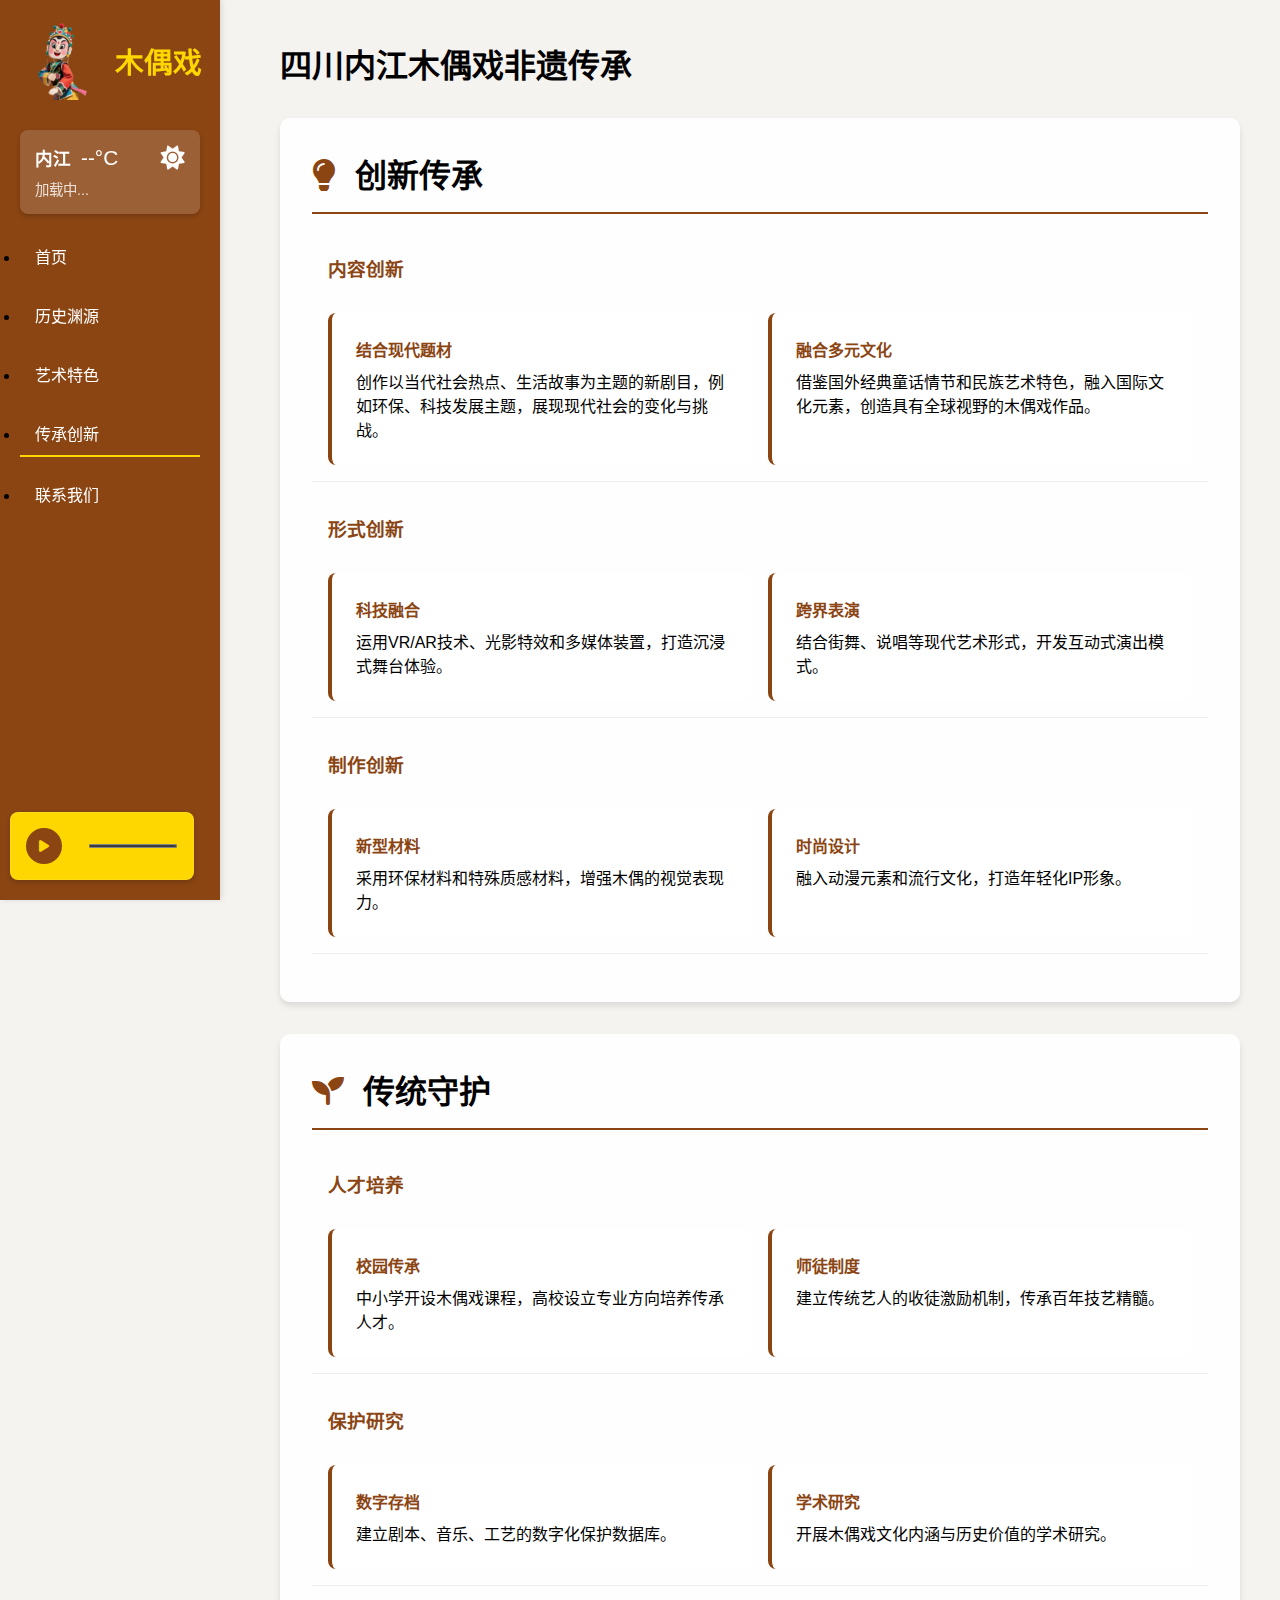
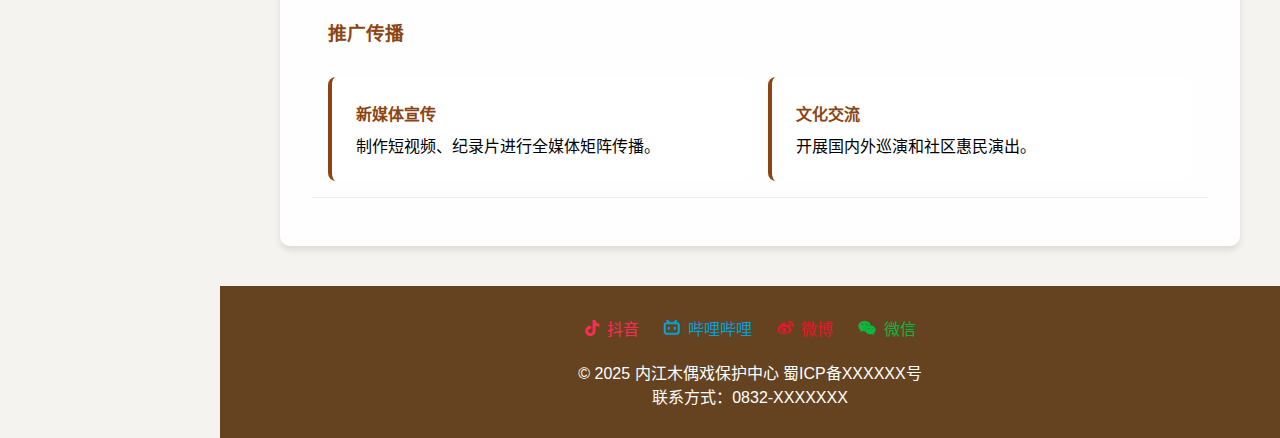
<file: 木偶戏/innovation.html>
<!DOCTYPE html>
<html lang="zh-CN">
<head>
    <meta charset="UTF-8">
    <title>非遗项目之四川内江木偶戏</title>
    <link rel="stylesheet" href="https://cdnjs.cloudflare.com/ajax/libs/font-awesome/6.0.0/css/all.min.css">
    <link rel="icon" href="images/muou.ico" type="image/x-icon">
    <link rel="stylesheet" href="css/common.css">
    <style>
        
    </style>
</head>
<body>
    <nav class="nav-container">
        <div class="logo-container">
            <img src="images/mainLogo.png" alt="非遗logo" class="logo">
            <span class="logo-title">木偶戏</span>
        </div>
        <div class="weather-box">
            <div class="weather-info">
                <span class="city">内江</span>
                <span class="temp">--°C</span>
                <i class="weather-icon fas fa-sun"></i>
            </div>
            <div class="weather-detail">加载中...</div>
        </div>
        <ul class="nav-menu">
            <li><a href="index.html">首页</a></li>
            <li><a href="history.html">历史渊源</a></li>
            <li><a href="art.html">艺术特色</a></li>
            <li><a href="innovation.html" class="nav-link active">传承创新</a></li>
            <li><a href="contact.html">联系我们</a></li>
        </ul>
        <div class="music-player">
            <audio id="bgm" loop>
                <source src="music/background.mp3" type="audio/mpeg">
            </audio>
            <button id="playBtn"><i class="fas fa-play"></i></button>
            <input type="range" id="progress" value="0" style="width: 80%">
        </div>
    </nav>


    <div class="main-content">
        <h1>四川内江木偶戏非遗传承</h1>
        <!--

        -->
        <section class="innovation-section">
            <article class="category-card">
                <h2><i class="fas fa-lightbulb"></i> 创新传承</h2>
                
                <div class="accordion">
                    <div class="accordion-item">
                        <h3>内容创新</h3>
                        <div class="sub-points">
                            <div class="sub-card">
                                <h4>结合现代题材</h4>
                                <p>创作以当代社会热点、生活故事为主题的新剧目，例如环保、科技发展主题，展现现代社会的变化与挑战。</p>
                            </div>
                            <div class="sub-card">
                                <h4>融合多元文化</h4>
                                <p>借鉴国外经典童话情节和民族艺术特色，融入国际文化元素，创造具有全球视野的木偶戏作品。</p>
                            </div>
                        </div>
                    </div>

                    <div class="accordion-item">
                        <h3>形式创新</h3>
                        <div class="sub-points">
                            <div class="sub-card">
                                <h4>科技融合</h4>
                                <p>运用VR/AR技术、光影特效和多媒体装置，打造沉浸式舞台体验。</p>
                            </div>
                            <div class="sub-card">
                                <h4>跨界表演</h4>
                                <p>结合街舞、说唱等现代艺术形式，开发互动式演出模式。</p>
                            </div>
                        </div>
                    </div>

                    <div class="accordion-item">
                        <h3>制作创新</h3>
                        <div class="sub-points">
                            <div class="sub-card">
                                <h4>新型材料</h4>
                                <p>采用环保材料和特殊质感材料，增强木偶的视觉表现力。</p>
                            </div>
                            <div class="sub-card">
                                <h4>时尚设计</h4>
                                <p>融入动漫元素和流行文化，打造年轻化IP形象。</p>
                            </div>
                        </div>
                    </div>
                </div>
            </article>

            <article class="category-card">
                <h2><i class="fas fa-seedling"></i> 传统守护</h2>
                
                <div class="accordion">
                    <div class="accordion-item">
                        <h3>人才培养</h3>
                        <div class="sub-points">
                            <div class="sub-card">
                                <h4>校园传承</h4>
                                <p>中小学开设木偶戏课程，高校设立专业方向培养传承人才。</p>
                            </div>
                            <div class="sub-card">
                                <h4>师徒制度</h4>
                                <p>建立传统艺人的收徒激励机制，传承百年技艺精髓。</p>
                            </div>
                        </div>
                    </div>

              
                    <div class="accordion-item">
                        <h3>保护研究</h3>
                        <div class="sub-points">
                            <div class="sub-card">
                                <h4>数字存档</h4>
                                <p>建立剧本、音乐、工艺的数字化保护数据库。</p>
                            </div>
                            <div class="sub-card">
                                <h4>学术研究</h4>
                                <p>开展木偶戏文化内涵与历史价值的学术研究。</p>
                            </div>
                        </div>
                    </div>

                    <div class="accordion-item">
                        <h3>推广传播</h3>
                        <div class="sub-points">
                            <div class="sub-card">
                                <h4>新媒体宣传</h4>
                                <p>制作短视频、纪录片进行全媒体矩阵传播。</p>
                            </div>
                            <div class="sub-card">
                                <h4>文化交流</h4>
                                <p>开展国内外巡演和社区惠民演出。</p>
                            </div>
                        </div>
                    </div>
                </div>
            </article>
        </section>
    </div>

    <style>

    .innovation-section {
        display: grid;
        gap: 2rem;
        margin-top: 2rem;
    }

    .category-card {
        background: rgba(255,255,255,0.9);
        border-radius: 10px;
        padding: 2rem;
        box-shadow: 0 4px 6px rgba(0,0,0,0.1);
    }

    .accordion-item {
        border-bottom: 1px solid #eee;
        margin: 1rem 0;
    }

    .accordion-item h3 {
        color: #8B4513;
        padding: 1rem;
        transition: all 0.3s;
    }

    .sub-points {
        display: grid;
        grid-template-columns: repeat(auto-fit, minmax(300px, 1fr));
        gap: 1rem;
        padding: 1rem;
    }

    .sub-card {
        background: #fff;
        padding: 1.5rem;
        border-radius: 8px;
        border-left: 4px solid #8B4513;
    }

    .sub-card h4 {
        color: #8B4513;
        margin-bottom: 0.5rem;
    }

    .fa-lightbulb, .fa-seedling {
        margin-right: 10px;
        color: #8B4513;
    }
    </style>


    <footer>
        <div class="social-media">
            <a href="contact.html#douyin" class="douyin">
                <i class="fab fa-tiktok"></i>
                <span>抖音</span>
            </a>
            <a href="contact.html#bilibili" class="bilibili">
                <i class="fab fa-bilibili"></i>
                <span>哔哩哔哩</span>
            </a>
            <a href="contact.html#weibo" class="weibo">
                <i class="fab fa-weibo"></i>
                <span>微博</span>
            </a>
            <a href="contact.html#wechat" class="wechat">
                <i class="fab fa-weixin"></i>
                <span>微信</span>
            </a>
        </div>
        <p>© 2025 内江木偶戏保护中心 蜀ICP备XXXXXX号</p>
        <p>联系方式：0832-XXXXXXX</p>
    </footer>
    <script src="js/bgMusic.js" defer></script>
    <script src="js/weatherService.js" defer></script>
</body>
</html>
</file>
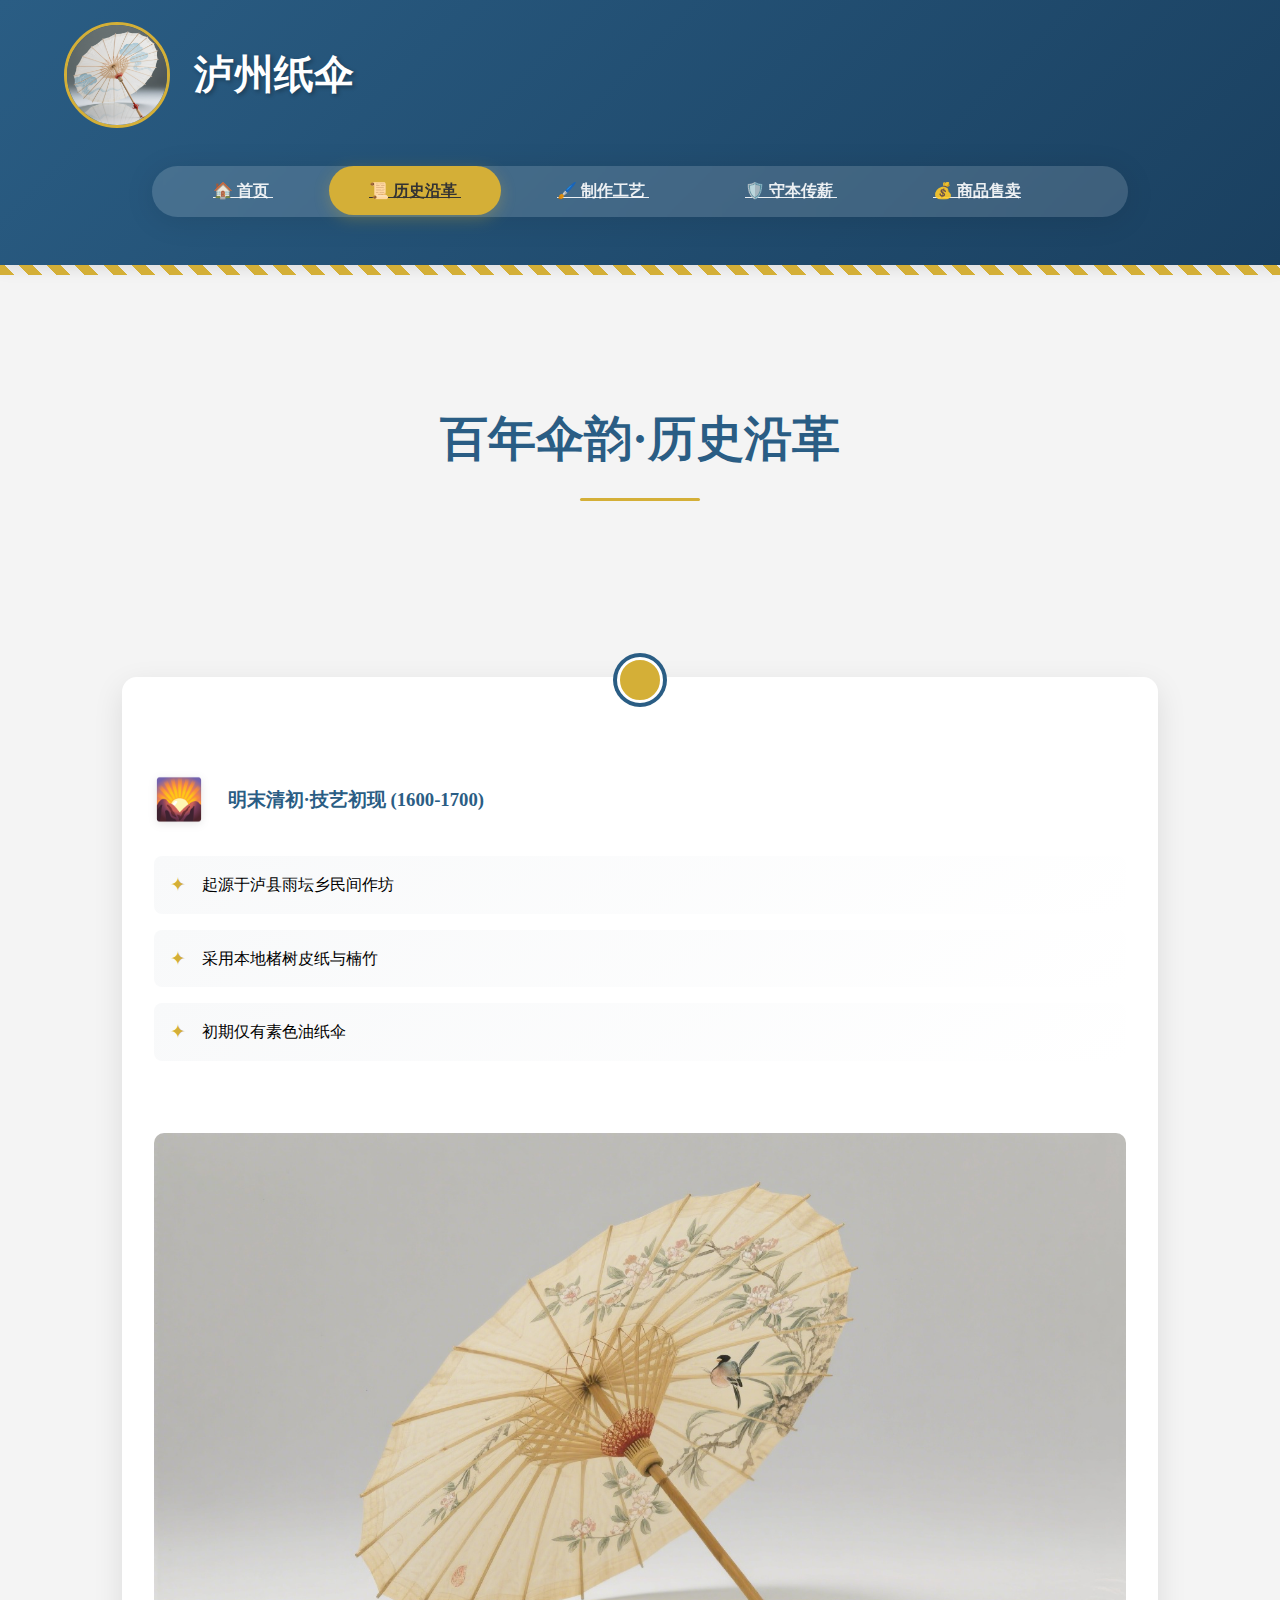
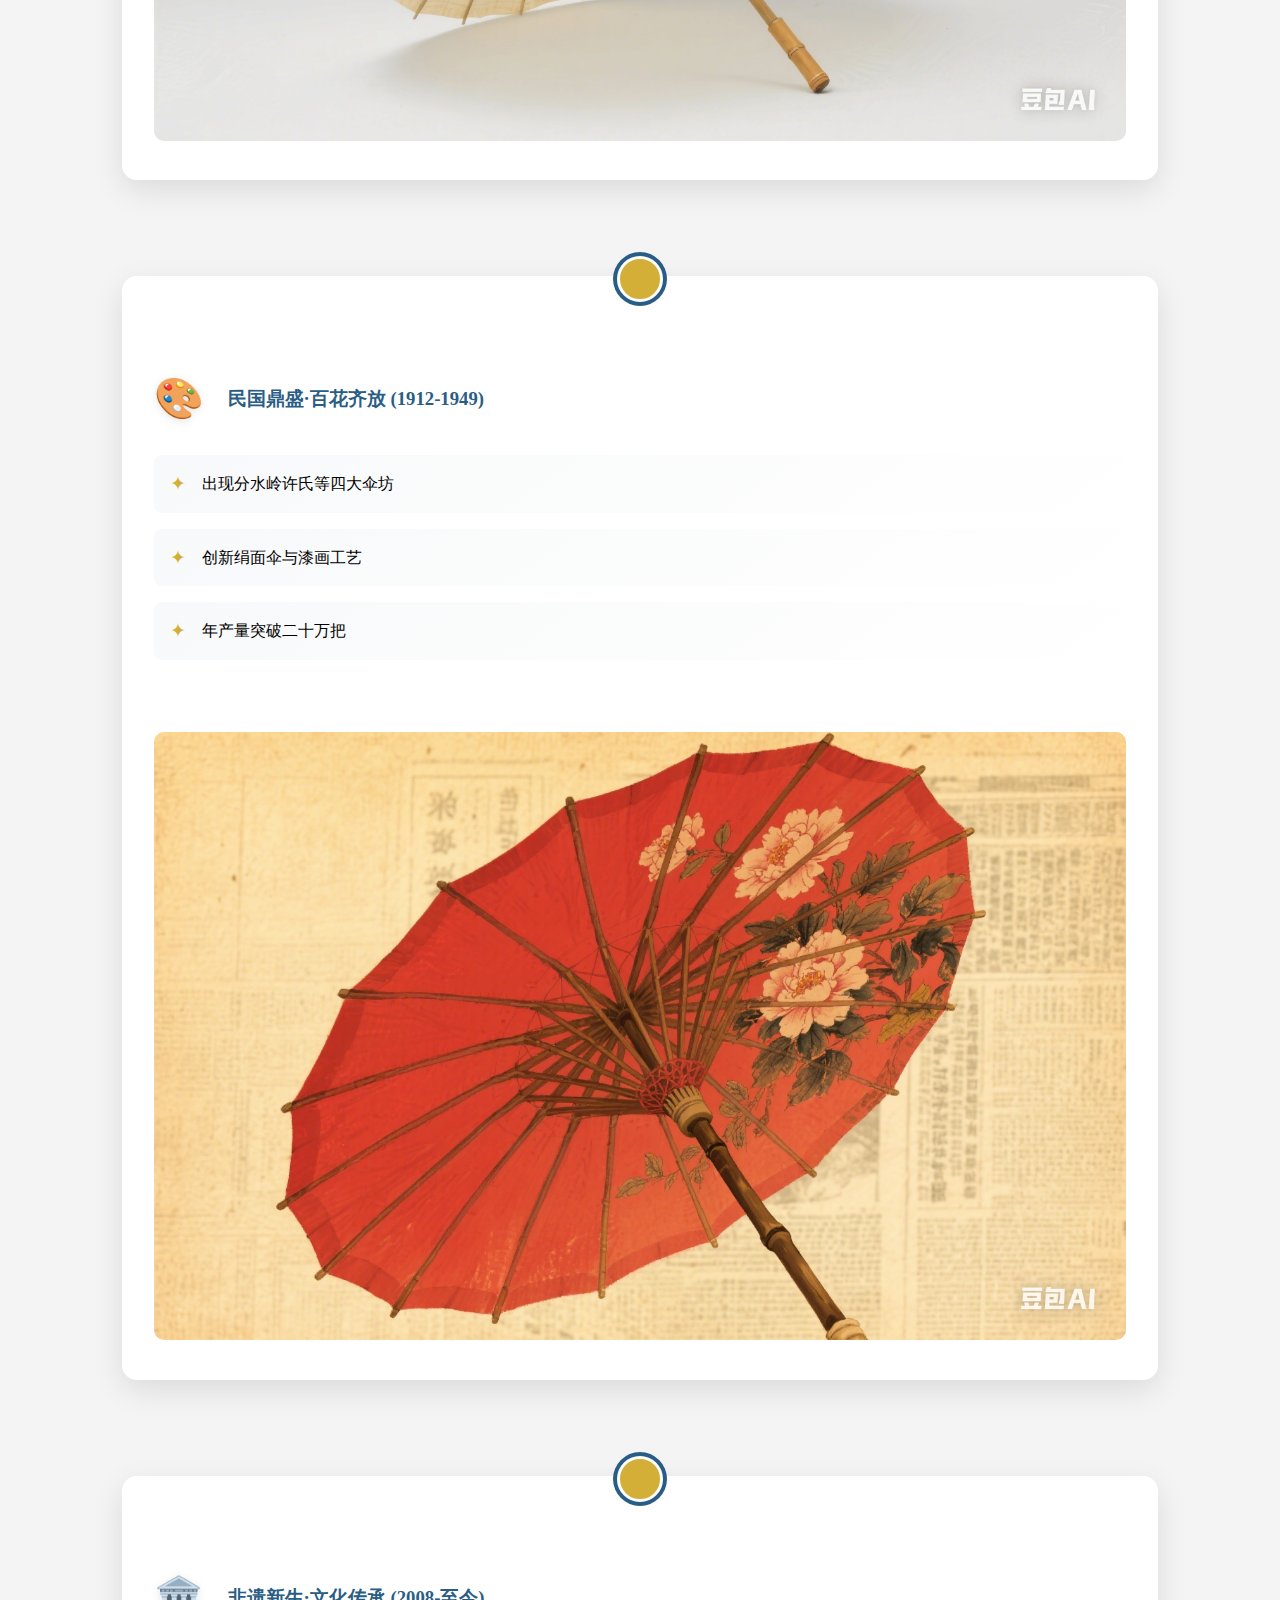
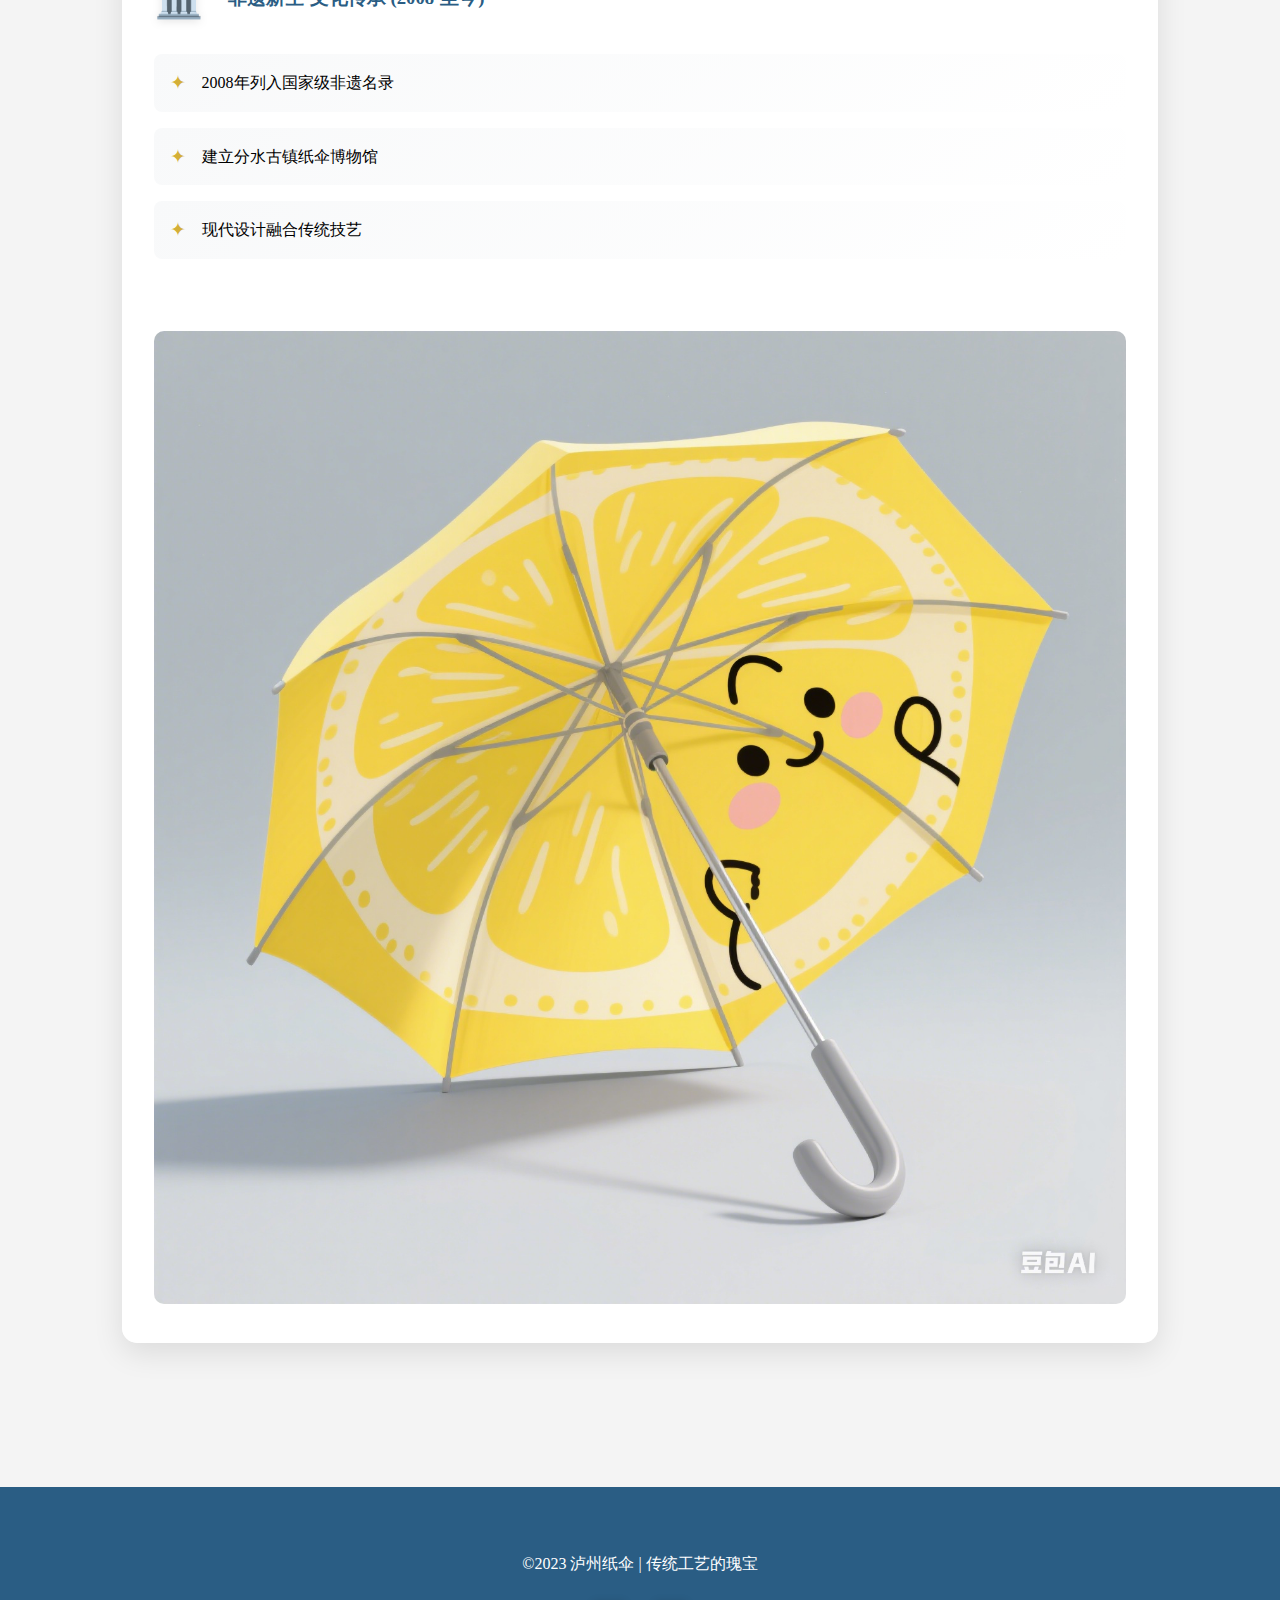
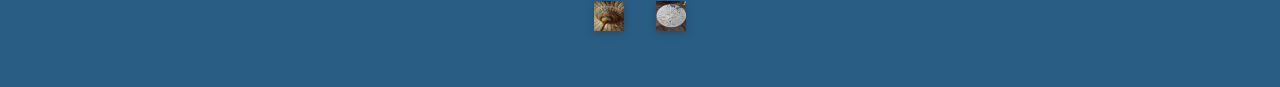
<file: 泸州纸伞/map.html>
<!DOCTYPE html>
<html lang="en">
<html lang="zh-CN">
<head>
    <meta charset="UTF-8">
    <meta name="viewport" content="width=device-width, initial-scale=1.0">
    <title>商品售卖 - 泸州纸伞</title>
    <link rel="stylesheet" href="css/style.css">
    <link rel="stylesheet" href="css/animations.css">
    <style>
        body {
            font-family: 'Noto Serif SC', serif;
            margin: 0;
            padding: 0;
            background-color: #f4f4f4;
        }

        .history-timeline {
            max-width: 1400px;
            margin: 6rem auto;
            padding: 0 2rem;
            position: relative;
        }

        .section-title {
            font-size: 3rem;
            color: var(--primary-color);
            text-align: center;
            margin-bottom: 4rem;
            position: relative;
            padding-bottom: 1.5rem;
        }

        .section-title::after {
            content: '';
            position: absolute;
            bottom: 0;
            left: 50%;
            transform: translateX(-50%);
            width: 120px;
            height: 3px;
            background: var(--accent-color);
            border-radius: 2px;
        }

        .timeline-container {
            position: relative;
            padding-top: 4rem;
            display: flex;
            flex-direction: column;
            align-items: center;
        }

        /* 时间节点卡片 */
        .timeline-card {
            position: relative;
            width: 80%;
            margin: 3rem 0;
            background: rgba(255, 255, 255, 0.98);
            border-radius: 15px;
            box-shadow: 0 10px 30px rgba(0, 0, 0, 0.1);
            transition: all 0.4s cubic-bezier(0.25, 0.46, 0.45, 0.94);
            opacity: 0;
            transform: translateY(30px);
            display: flex;
            flex-direction: column;
            align-items: center;
            padding: 2rem;
        }

        .timeline-card.animate__card {
            opacity: 1;
            transform: translate(0, 0);
        }

        .timeline-card:hover {
            transform: translateY(-10px) scale(1.02);
            box-shadow: 0 15px 40px rgba(0, 0, 0, 0.15);
        }

        /* 时间标记 */
        .timeline-marker {
            position: absolute;
            top: -20px;
            width: 40px;
            height: 40px;
            background: var(--accent-color);
            border: 3px solid white;
            border-radius: 50%;
            display: flex;
            align-items: center;
            justify-content: center;
            color: white;
            font-weight: bold;
            box-shadow: 0 0 0 4px var(--primary-color);
        }

        /* 内容区域 */
        .timeline-content {
            padding: 2.5rem;
            width: 100%;
        }

        .era-title {
            display: flex;
            align-items: center;
            gap: 1.5rem;
            margin-bottom: 1.5rem;
            color: var(--primary-color);
        }

        .era-icon {
            font-size: 2.5rem;
            filter: drop-shadow(0 2px 4px rgba(0, 0, 0, 0.1));
        }

        .era-period {
            font-size: 1.8rem;
            font-weight: 600;
        }

        .era-details {
            list-style: none;
            padding: 0;
            margin: 0;
        }

        .era-details li {
            padding: 1rem 1.5rem;
            margin: 1rem 0;
            background: linear-gradient(145deg, #f8f9fa 0%, #ffffff 100%);
            border-radius: 8px;
            position: relative;
            padding-left: 3rem;
            line-height: 1.6;
        }

        .era-details li::before {
            content: '✦';
            position: absolute;
            left: 1rem;
            top: 50%;
            transform: translateY(-50%);
            color: var(--accent-color);
            font-size: 1.2rem;
        }

        /* 图片区域 */
        .timeline-image {
            width: 100%;
            height: auto;
            margin-top: 1rem;
            text-align: center;
        }

        .timeline-image img {
            max-width: 100%;
            height: auto;
            border-radius: 10px;
        }

        /* 响应式设计 */
        @media (max-width: 768px) {
            .section-title {
                font-size: 2.2rem;
            }

            .era-period {
                font-size: 1.4rem;
            }

            .timeline-content {
                padding: 1.5rem;
            }

            .timeline-card {
                width: 90%;
            }
        }
    </style>
</head>

<body>
    <header class="decorative-border">
        <div class="logo-header">
            <img src="images/logo.png" alt="青花瓷logo" width="80">
            <h1>泸州纸伞</h1>
        </div>
        <nav>
            <a href="index.html" class="nav-link"> <span class="nav-icon">🏠</span>
                首页
            </a>
            <a href="map.html" class="nav-link active"><span class="nav-icon">📜</span>
                历史沿革
            </a>
            <a href="process.html" class="nav-link"><span class="nav-icon">🖌️</span>
                制作工艺
            </a>
            <a href="shop.html" class="nav-link"><span class="nav-icon">🛡️</span>
                守本传薪
            </a>
            <a href="sales.html" class="nav-link"><span class="nav-icon">💰</span>
                商品售卖
            </a>
        </nav>
    </header>
    <section class="history-timeline">
        <h2 class="section-title">百年伞韵·历史沿革</h2>

        <div class="timeline-container">
            <!-- 明代起源 -->
            <article class="timeline-card animate__card">
                <div class="timeline-marker"></div>
                <div class="timeline-content">
                    <h3 class="era-title">
                        <span class="era-icon">🌄</span>
                        明末清初·技艺初现 (1600-1700)
                    </h3>
                    <ul class="era-details">
                        <li>起源于泸县雨坛乡民间作坊</li>
                        <li>采用本地楮树皮纸与楠竹</li>
                        <li>初期仅有素色油纸伞</li>
                    </ul>
                </div>
                <div class="timeline-image">
                    <img src="images/明清纸伞展示.png" alt="明末清初时期的伞">
                </div>
            </article>

            <!-- 民国发展 -->
            <article class="timeline-card animate__card animate__delay-1">
                <div class="timeline-marker"></div>
                <div class="timeline-content">
                    <h3 class="era-title">
                        <span class="era-icon">🎨</span>
                        民国鼎盛·百花齐放 (1912-1949)
                    </h3>
                    <ul class="era-details">
                        <li>出现分水岭许氏等四大伞坊</li>
                        <li>创新绢面伞与漆画工艺</li>
                        <li>年产量突破二十万把</li>
                    </ul>
                </div>
                <div class="timeline-image">
                    <img src="images/民国纸伞展示 .png" alt="民国时期的伞">
                </div>
            </article>

            <!-- 现代传承 -->
            <article class="timeline-card animate__card animate__delay-2">
                <div class="timeline-marker"></div>
                <div class="timeline-content">
                    <h3 class="era-title">
                        <span class="era-icon">🏛️</span>
                        非遗新生·文化传承 (2008-至今)
                    </h3>
                    <ul class="era-details">
                        <li>2008年列入国家级非遗名录</li>
                        <li>建立分水古镇纸伞博物馆</li>
                        <li>现代设计融合传统技艺</li>
                    </ul>
                </div>
                <div class="timeline-image">
                    <img src="images/现代纸伞展示.png" alt="现代的伞">
                </div>
            </article>
        </div>
    </section>
    <!-- 页脚 -->
    <footer>
        <p>©2023 泸州纸伞 | 传统工艺的瑰宝</p>
        <div class="social-links">
            <a href="#"><img src="images/wechat.png" width="30" height="30"></a>
            <a href="#"><img src="images/weibo.png" width="30" height="30"></a>
        </div>
    </footer>
</body>

</html>
</file>
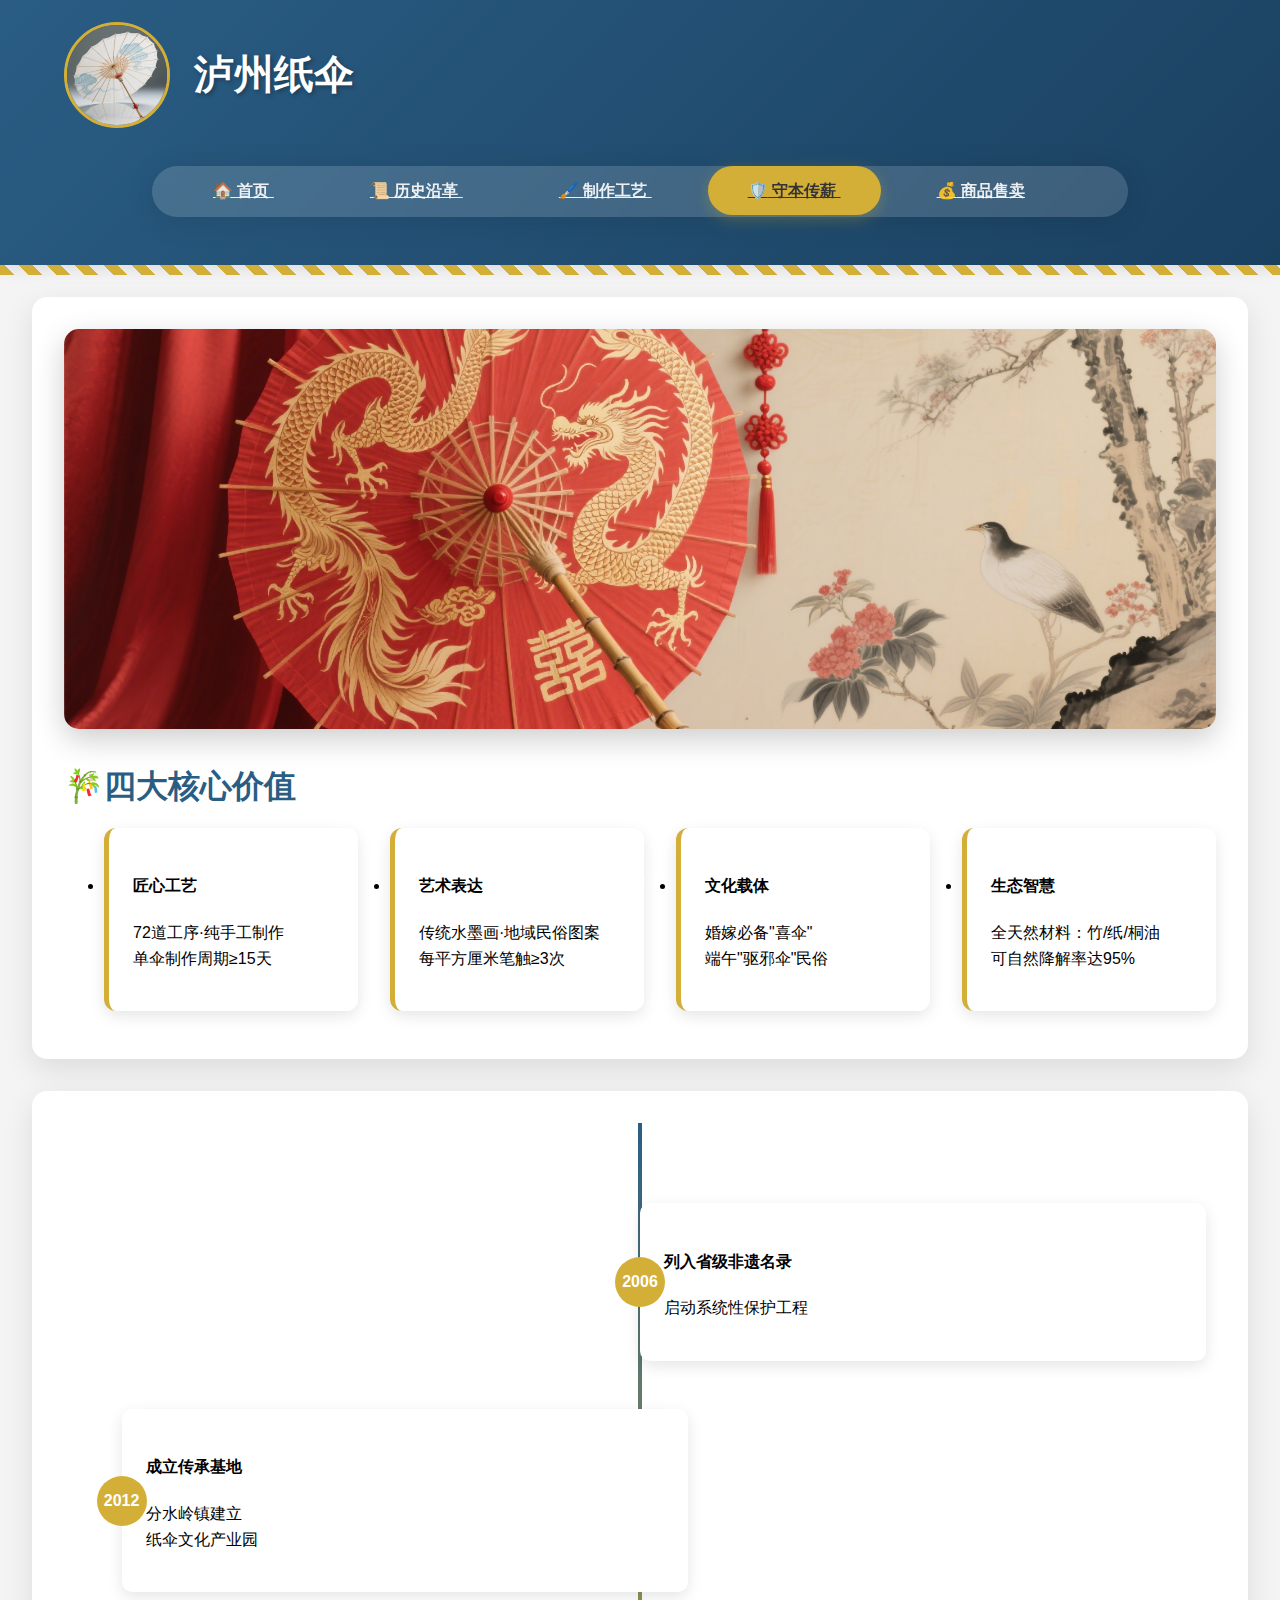
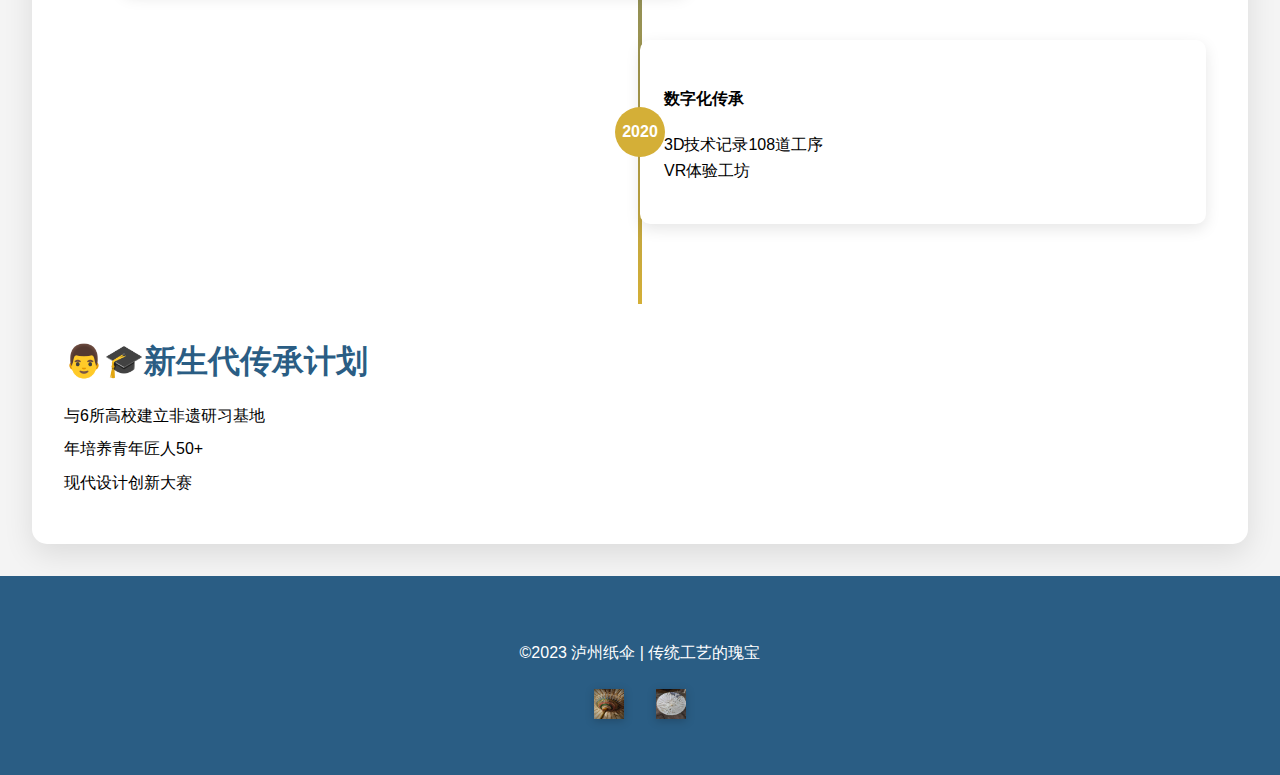
<file: 泸州纸伞/shop.html>
<!DOCTYPE html>
<html lang="en">

<head>
    <meta charset="UTF-8">
    <meta name="viewport" content="width=device-width, initial-scale=1.0">
    <title>商品售卖 - 泸州纸伞</title>
    <link rel="stylesheet" href="css/style.css">
    <link rel="stylesheet" href="css/animations.css">
    <style>
        body {
            font-family: 'Segoe UI', Tahoma, Geneva, Verdana, sans-serif;
            margin: 0;
            padding: 0;
            background-color: #f4f4f4;
        }

        .culture-section {
            padding: 2rem;
            /*max-width: 1200px;*/
            margin: 0 ;
        }

        /* 特色文化板块 */
        #features {
            background-color: white;
            border-radius: 15px;
            box-shadow: 0 10px 30px rgba(0, 0, 0, 0.1);
            padding: 2rem;
            margin-bottom: 2rem;
        }

        .umbrella-gallery {
            position: relative;
            height: 400px;
            border-radius: 15px;
            overflow: hidden;
            box-shadow: 0 10px 30px rgba(0, 0, 0, 0.2);
            margin-bottom: 2rem;
        }

        .gallery-item {
            position: absolute;
            width: 100%;
            height: 100%;
            object-fit: cover;
            opacity: 0;
            transition: opacity 0.8s;
        }

        .gallery-item.active {
            opacity: 1;
        }

        .gallery-dots {
            position: absolute;
            bottom: 1rem;
            left: 50%;
            transform: translateX(-50%);
            display: flex;
            gap: 0.5rem;
        }

        .dot {
            width: 10px;
            height: 10px;
            background-color: rgba(255, 255, 255, 0.5);
            border-radius: 50%;
            cursor: pointer;
        }

        .dot.active {
            background-color: white;
        }

        .culture-title {
            font-size: 2rem;
            color: var(--primary-color);
            margin-bottom: 1rem;
        }

        .value-list {
            display: grid;
            grid-template-columns: repeat(auto-fit, minmax(250px, 1fr));
            gap: 2rem;
        }

        .value-list li {
            background: rgba(255, 255, 255, 0.95);
            padding: 1.5rem;
            border-radius: 12px;
            border-left: 5px solid var(--accent-color);
            box-shadow: 0 5px 15px rgba(0, 0, 0, 0.1);
            transition: all 0.3s;
        }

        .value-list li:hover {
            transform: translateY(-5px);
        }

        /* 保护传承板块 */
        #preservation {
            background-color: white;
            border-radius: 15px;
            box-shadow: 0 10px 30px rgba(0, 0, 0, 0.1);
            padding: 2rem;
        }

        .timeline-container {
            position: relative;
            padding: 2rem 0;
        }

        .timeline-bar {
            position: absolute;
            left: 50%;
            top: 0;
            bottom: 0;
            width: 4px;
            background: linear-gradient(var(--primary-color), var(--accent-color));
            transform: translateX(-50%);
        }

        .preservation-step {
            position: relative;
            width: 45%;
            padding: 1.5rem;
            margin: 3rem 0;
            background: white;
            border-radius: 10px;
            box-shadow: 0 5px 15px rgba(0, 0, 0, 0.1);
        }

        .preservation-step:nth-child(odd) {
            margin-left: 5%;
        }

        .preservation-step:nth-child(even) {
            margin-left: 50%;
        }

        .step-marker {
            position: absolute;
            left: -25px;
            top: 50%;
            transform: translateY(-50%);
            width: 50px;
            height: 50px;
            background: var(--accent-color);
            color: white;
            border-radius: 50%;
            display: grid;
            place-items: center;
            font-weight: bold;
        }

        .initiative-box {
            margin-top: 2rem;
        }

        .initiative-box h3 {
            font-size: 2rem;
            color: var(--primary-color);
            margin-bottom: 1rem;
        }

        .initiative-box ul {
            list-style-type: none;
            padding: 0;
        }

        .initiative-box ul li {
            margin-bottom: 0.5rem;
        }
    </style>
</head>

<body>
    <!-- 共用头部 -->
    <header class="decorative-border">
        <div class="logo-header">
            <img src="images/logo.png" alt="青花瓷logo" width="80">
            <h1>泸州纸伞</h1>
        </div>
        <nav>
            <a href="index.html" class="nav-link"> <span class="nav-icon">🏠</span>
                首页
            </a>
            <a href="map.html" class="nav-link"><span class="nav-icon">📜</span>
                历史沿革
            </a>
            <a href="process.html" class="nav-link"><span class="nav-icon">🖌️</span>
                制作工艺
            </a>
            <a href="shop.html" class="nav-link active"><span class="nav-icon">🛡️</span>
                守本传薪
            </a>
            <a href="sales.html" class="nav-link "><span class="nav-icon">💰</span>
                商品售卖
            </a>
        </nav>
    </header>

    <section class="culture-section">
        <!-- 特色文化板块 -->
        <article id="features">
            <div class="card-visual">
                <div class="umbrella-gallery">
                    <img src="images/art1.jpg" alt="婚庆纸伞" class="gallery-item active">
                    <img src="images/art2.jpg" alt="水墨纸伞" class="gallery-item">
                    <img src="images/art3.jpg" alt="现代设计" class="gallery-item">
                </div>
                <div class="gallery-dots"></div>
            </div>

            <div class="card-content">
                <h3 class="culture-title"><span class="icon">🎋</span>四大核心价值</h3>
                <ul class="value-list">
                    <li>
                        <h4>匠心工艺</h4>
                        <p>72道工序·纯手工制作<br>单伞制作周期≥15天</p>
                    </li>
                    <li>
                        <h4>艺术表达</h4>
                        <p>传统水墨画·地域民俗图案<br>每平方厘米笔触≥3次</p>
                    </li>
                    <li>
                        <h4>文化载体</h4>
                        <p>婚嫁必备"喜伞"<br>端午"驱邪伞"民俗</p>
                    </li>
                    <li>
                        <h4>生态智慧</h4>
                        <p>全天然材料：竹/纸/桐油<br>可自然降解率达95%</p>
                    </li>
                </ul>
            </div>
        </article>

        <!-- 保护传承板块 -->
        <article id="preservation">
            <div class="timeline-container">
                <div class="timeline-bar"></div>

                <div class="preservation-step">
                    <div class="step-marker">2006</div>
                    <h4>列入省级非遗名录</h4>
                    <p>启动系统性保护工程</p>
                </div>

                <div class="preservation-step">
                    <div class="step-marker">2012</div>
                    <h4>成立传承基地</h4>
                    <p>分水岭镇建立<br>纸伞文化产业园</p>
                </div>

                <div class="preservation-step">
                    <div class="step-marker">2020</div>
                    <h4>数字化传承</h4>
                    <p>3D技术记录108道工序<br>VR体验工坊</p>
                </div>
            </div>

            <div class="initiative-box">
                <h3><span class="icon">👨🎓</span>新生代传承计划</h3>
                <ul>
                    <li>与6所高校建立非遗研习基地</li>
                    <li>年培养青年匠人50+</li>
                    <li>现代设计创新大赛</li>
                </ul>
            </div>
        </article>
    </section>

    <script>
        // 画廊自动轮播
        let currentImage = 0;
        const images = document.querySelectorAll('.gallery-item');
        const dots = document.querySelector('.gallery-dots');

        // 创建导航点
        images.forEach((_, index) => {
            const dot = document.createElement('div');
            dot.classList.add('dot');
            if (index === 0) {
                dot.classList.add('active');
            }
            dot.addEventListener('click', () => {
                images[currentImage].classList.remove('active');
                dots.querySelector('.dot.active').classList.remove('active');
                currentImage = index;
                images[currentImage].classList.add('active');
                dot.classList.add('active');
            });
            dots.appendChild(dot);
        });

        setInterval(() => {
            images[currentImage].classList.remove('active');
            dots.querySelector('.dot.active').classList.remove('active');
            currentImage = (currentImage + 1) % images.length;
            images[currentImage].classList.add('active');
            dots.children[currentImage].classList.add('active');
        }, 5000);

        // 滚动动画
        window.addEventListener('scroll', () => {
            document.querySelectorAll('.value-list li').forEach(el => {
                if (el.getBoundingClientRect().top < window.innerHeight * 0.8) {
                    el.style.transform = 'translateY(0)';
                    el.style.opacity = '1';
                }
            });
        });
    </script>
    <footer>
        <p>©2023 泸州纸伞 | 传统工艺的瑰宝</p>
        <div class="social-links">
            <a href="#"><img src="images/wechat.png" width="30" height="30"></a>
            <a href="#"><img src="images/weibo.png" width="30" height="30"></a>
        </div>
    </footer>
</body>

</html>
</file>
<file: 木偶戏/css/common.css>
* {
    margin: 0;
    padding: 0;
    box-sizing: border-box;
    cursor: url('../images/cursor.png'), auto;
}

body {
    font-family: "Microsoft YaHei", sans-serif;
    background: #f5f3ef;
    
}
/*
a,
button,
[onclick], input, textarea, select {
    cursor: url('../images/cursor-click.png'), pointer !important;
}

input, textarea, [contenteditable] {
    cursor: url('../images/cursor-select.png'), text !important;
}

::selection {
    cursor: url('../images/cursor.png'), text !important;
}
*/



.nav-container {
    position: fixed;
    left: 0;
    top: 0;
    width: 220px;
    height: 100vh;
    background: #8B4513;
    padding: 20px;
    box-shadow: 2px 0 5px rgba(0,0,0,0.1);
}

.logo {
    width: 80px;  /* 固定logo宽度 */
    height: auto;
    flex-shrink: 0;  /* 防止图片被压缩 */
}
.logo-container {
    display: flex;
    align-items: center;
    gap: 15px;
    margin-bottom: 30px;
}

.logo-text {
    display: flex;
    flex-direction: column;
    line-height: 1.2;
}

.logo-city {/* 这个先不用了 */
    color: white;
    font-size: 1.2rem;
    font-weight: 500;
    letter-spacing: 1px;
}

.logo-title {
    color: #FFD700;
    font-size: 1.8rem;
    font-weight: bold;
    white-space: nowrap;  /* 防止文字换行 */
}


.nav-menu li {
    margin: 15px 0;
    position: relative; 
}

.nav-menu a {
    color: white;
    display: block;
    padding: 10px 15px; 
    position: relative;
    z-index: 1; 
    transition: all 0.3s;
    text-decoration: none;
}

.nav-menu a::before {
    content: "";
    position: absolute;
    left: 0;
    top: 50%;
    transform: translateY(-50%);
    width: 0;
    height: 80%;
    background: rgba(255, 215, 0, 0.2);
    border-radius: 8px;
    transition: all 0.3s;
    z-index: -1;
}

.nav-menu a::after {
    content: "➤";
    position: absolute;
    left: -20px;
    top: 50%;
    transform: translateY(-50%);
    color: #FFD700;
    opacity: 0;
    transition: all 0.3s;
}

.nav-menu a:hover {
    padding-left: 30px;
}

.nav-menu a:hover::before {
    width: 100%;
}

.nav-menu a:hover::after {
    left: 10px;
    opacity: 1;
}


.nav-menu .current-page a {
    background: rgba(255, 215, 0, 0.1);
    border-radius: 8px;
}

.nav-menu a.active {
    border-bottom: 2px solid #FFD700;
}
.main-content {
    margin-left: 240px;
    padding: 40px;
    min-height: 100vh;
}
/* 音乐播放器样式 */
.music-player {
    position: absolute;
    bottom: 20px;
    left: 10px;
    right: 10px;
    background: #FFD700; /* 与导航栏同色 */
    padding: 15px;
    border-radius: 8px;
    box-shadow: 0 2px 5px rgba(0,0,0,0.2); /* 与导航栏相同阴影 */
    display: flex;
    align-items: center;
    gap: 12px;
    border: 1px solid rgba(255,255,255,0.1); /* 添加浅色边框 */
    margin-right: 1rem;
}

#playBtn {
    background: #8B4513;/**/
    color: #FFD700;
    border: none;
    border-radius: 50%;
    width: 36px;
    height: 36px;
    cursor: pointer;
    transition: all 0.3s;
}

#progress {
    flex: 1;
    accent-color: #FFD700; /* 进度条颜色与按钮统一 */
    height: 4px;
    border-radius: 2px;
}

/*天气盒*/
.weather-box {
    background: rgba(255,255,255,0.15);
    border-radius: 8px;
    padding: 15px;
    margin-bottom: 20px;
    color: white;
    backdrop-filter: blur(5px);
    box-shadow: 0 2px 5px rgba(0,0,0,0.2);
}

.weather-info {
    display: flex;
    align-items: center;
    gap: 10px;
    margin-bottom: 8px;
}

.city {
    font-size: 1.1em;
    font-weight: bold;
}

.temp {
    font-size: 1.3em;
    margin-right: auto;
}

.weather-icon {
    font-size: 1.5em;
}

.weather-detail {
    font-size: 0.9em;
    opacity: 0.8;
}

/* 社交媒体样式 */
.social-media {
    display: flex;
    gap: 25px;
    justify-content: center;
    margin-bottom: 20px;
}

.social-media a {
    color: white;
    text-decoration: none;
    display: flex;
    align-items: center;
    gap: 8px;
    transition: all 0.3s;
}

.social-media a:hover {
    transform: translateY(-3px);
}

/* 平台特色颜色 */
.social-media .douyin { color: #FE2C55; }
.social-media .bilibili { color: #00A1D6; }
.social-media .weibo { color: #E6162D; }
.social-media .wechat { color: #09B83E; }

/* 原有footer样式修改 */
footer {
    background: #654321;
    color: white;
    text-align: center;
    padding: 30px 20px;
    margin-left: 220px;
    width: calc(100% - 220px);
}

/* 交互效果 */
.accordion-item h3:hover {
    background: rgba(139,69,19,0.1);
    transform: translateX(10px);
}

.sub-card {
    transition: transform 0.3s, box-shadow 0.3s;
}

.sub-card:hover {
    transform: translateY(-5px);
    box-shadow: 0 5px 15px rgba(0,0,0,0.2);
}

.category-card h2 {
    font-size: 2rem;
    margin-bottom: 1.5rem;
    border-bottom: 2px solid #8B4513;
    padding-bottom: 1rem;
}

/* 首页动画效果 */
.portal-card {
    perspective: 1000px;
}

.portal-card:hover .card-content {
    transform: translateZ(20px);
}

.card-content {
    transition: all 0.3s ease-out;
}

.floating-logo {
    position: absolute;
    bottom: -30px;
    right: -30px;
    width: 120px;
    height: 120px;
    background: url('../images/logo-icon.png') no-repeat;
    opacity: 0.1;
    transition: all 0.3s;
}

.portal-card:hover .floating-logo {
    opacity: 0.3;
    transform: rotate(15deg);
}
</file>
<file: 泸州纸伞/css/style.css>
:root {
    --primary-color: #2a5d84;
    --accent-color: #d4af37;
    --text-dark: #333;
    --text-light: #fff;
    --section-spacing: 4rem;
}

/* 基础布局 */
body {
    line-height: 1.6;
    min-height: 100vh;
    display: flex;
    flex-direction: column;
}

/* 头部样式 */
header {
    background: linear-gradient(135deg, var(--primary-color) 0%, #1a4060 100%);
    padding: 1rem 5%;
    box-shadow: 0 4px 15px rgba(0,0,0,0.1);
    position: relative;
    z-index: 1000;
}

.logo-header {
    display: flex;
    align-items: center;
    gap: 1.5rem;
    max-width: 1200px;
    margin: 0 auto;
}

.logo-header img {
    width: 100px;
    height: 100px;
    border-radius: 50%;
    border: 3px solid var(--accent-color);
    transition: transform 0.3s;
}

.logo-header:hover img {
    transform: rotate(15deg);
}

h1 {
    font-family: 'Noto Serif SC', serif;
    font-size: 2.5rem;
    color: var(--text-light);
    text-shadow: 2px 2px 4px rgba(0,0,0,0.3);
}

/* 导航栏 */
nav {
    margin-top: 2rem;
    padding: 0.8rem;
    border-radius: 50px;
    background: rgba(255,255,255,0.15);
    backdrop-filter: blur(5px);
    box-shadow: 0 4px 30px rgba(0, 0, 0, 0.1);
    max-width: 950px;
    margin: 2rem auto;
}

.nav-link {
    padding: 1rem 2.5rem;
    font-weight: 600;
    color: rgba(255,255,255,0.9);
    border-radius: 40px;
    transition: all 0.4s cubic-bezier(0.25, 0.46, 0.45, 0.94);
    margin: 0 0.5rem;
    position: relative;
    overflow: hidden;
}
.nav-link::before {
    /*
    content: '';
    position: absolute;
    top: 50%;
    left: 50%;
    width: 0;
    height: 0;
    background: var(--accent-color);
    border-radius: 40px;
    transform: translate(-50%, -50%);
    transition: width 0.4s, height 0.4s;
    z-index: -1;
    */
    content: '';
    position: absolute;
    top: 0;
    left: 0;
    right: 0;  /* 新增 */
    bottom: 0; /* 新增 */
    background: var(--accent-color);
    border-radius: 40px;
    transform: scaleX(0);
    transform-origin: center center;
    transition: transform 0.4s cubic-bezier(0.25, 0.46, 0.45, 0.94);
    z-index: -1;

}
.nav-link::after {
    content: '';
    position: absolute;
    bottom: -5px;
    left: 50%;
    width: 0;
    height: 2px;
    background: var(--accent-color);
    transition: all 0.3s;
}
.nav-link:hover {
    width: 100%;
    color: var(--text-dark);
    transform: translateY(-2px);
}
.nav-link:hover::before {
    transform: scaleX(1);
    height: 100%;
}
.nav-link::after {
    content: '';
    position: absolute;
    bottom: 0;
    left: 50%;
    width: 0;
    height: 3px;
    background: var(--accent-color);
    transition: all 0.3s;
}
.nav-link.active {
    background: var(--accent-color);
    color: var(--text-dark);
    box-shadow: 0 4px 15px rgba(210, 175, 55, 0.3);
}
.nav-link.active::after {
    width: 0;
}
/* 轮播图 */
.carousel-container {
    position: relative;
    width: 100%;
    height: 400px; /* 根据实际情况调整高度 */
    overflow: hidden;
}

.carousel-slide {
    position: absolute;
    top: 0;
    left: 0;
    width: 100%;
    height: 100%;
    opacity: 0;
    transition: opacity 1s ease-in-out;
}

.carousel-slide.active {
    opacity: 1;
}

.carousel-slide img {
    width: 100%;
    height: 100%;
    object-fit: cover;
}

/* 特色模块升级 */
.feature-grid {
    display: grid;
    grid-template-columns: repeat(auto-fit, minmax(300px, 1fr));
    gap: 2rem;
    padding: 0 5%;
    margin: var(--section-spacing) auto;
    max-width: 1200px;
}

.feature-card {
    background: rgba(255,255,255,0.95);
    border-radius: 15px;
    padding: 2rem;
    text-align: center;
    transition: all 0.3s;
    box-shadow: 0 5px 15px rgba(0,0,0,0.1);
}

.feature-card:hover {
    transform: translateY(-10px);
    box-shadow: 0 10px 25px rgba(0,0,0,0.15);
}

.feature-card h3 {
    font-size: 1.5rem;
    color: var(--primary-color);
    margin: 1rem 0;
    display: flex;
    align-items: center;
    justify-content: center;
    gap: 0.5rem;
}

.icon {
    font-size: 2rem;
}

/* 页脚 */
footer {
    background: var(--primary-color);
    color: var(--text-light);
    margin-top: auto;
    padding: 3rem 5%;
    text-align: center;
}

.social-links {
    margin-top: 1.5rem;
    display: flex;
    justify-content: center;
    gap: 2rem;
}

.social-links img {
    transition: transform 0.3s;
    filter: drop-shadow(0 2px 4px rgba(0,0,0,0.2));
}

.social-links img:hover {
    transform: scale(1.2);
}

/* 装饰元素 */
.decorative-border::before {
    content: '';
    position: absolute;
    bottom: -10px;
    left: 0;
    width: 100%;
    height: 10px;
    background: repeating-linear-gradient(
        45deg,
        var(--accent-color),
        var(--accent-color) 10px,
        transparent 10px,
        transparent 20px
    );
}

/* 响应式 */
@media (max-width: 768px) {
    .logo-header {
        flex-direction: column;
        text-align: center;
    }

    nav {
        flex-wrap: wrap;
        gap: 1rem;
    }

    .carousel-container {
        height: 50vh;
        margin: 1rem;
    }

    .feature-grid {
        grid-template-columns: 1fr;
    }
}
</style>

<!-- 在<head>中添加字体 -->
<link href="https://fonts.googleapis.com/css2?family=Noto+Serif+SC:wght@500;700&display=swap" rel="stylesheet">
</file>
<file: 泸州纸伞/css/animations.css>
/* 轮播图动画 */
@keyframes slideIn {
    from { opacity: 0; transform: translateX(100%); }
    to { opacity: 1; transform: translateX(0); }
}

.carousel-slide {
    animation: slideIn 1s ease-out;
}

/* 流程步骤动画 */
.animate__step {
    opacity: 0;
    transform: translateY(30px);
    animation: stepAppear 0.8s forwards;
}

@keyframes stepAppear {
    to {
        opacity: 1;
        transform: translateY(0);
    }
}

.animate__delay-1 {
    animation-delay: 0.5s;
}
</file>
<file: 木偶戏/css/card.css>
/* 新增联系页样式 */
.contact-cards {/*同样的，在title标签下<link rel="stylesheet" href="css/card.css">*/
    max-width: 1200px;
    margin: 0 auto;
}

/* 文本卡片 */
.text-card {
    width: 80%;
    background: #fff;
    padding: 30px;
    margin: 40px auto;
    box-shadow: 0 5px 15px rgba(0,0,0,0.1);
    border-radius: 12px;
}

/* 图片网格布局 */
.platform-grid {
    display: grid;
    grid-template-columns: repeat(auto-fit, minmax(300px, 1fr));
    gap: 40px;
    padding: 20px;
}

.media-card {
    position: relative;
    width: 360px;
    height: 360px;
    margin: 0 auto;
    overflow: hidden;
    border-radius: 15px;
    transition: transform 0.3s;
}

.media-card img {
    width: 100%;
    height: 100%;
    object-fit: cover;
    transition: transform 0.3s;
}

.media-card:hover img {
    transform: scale(1.05);
}

/* 悬停遮罩效果 */
.overlay {
    position: absolute;
    bottom: 0;
    width: 100%;
    padding: 15px;
    background: rgba(0,0,0,0.7);
    color: white;
    text-align: center;
    opacity: 0;
    transition: opacity 0.3s;
}

.media-card:hover .overlay {
    opacity: 1;
}

/* 响应式设计 */
@media (max-width: 768px) {
    .text-card {
        width: 90%;
        padding: 20px;
    }
    
    .media-card {
        width: 280px;
        height: 280px;
    }
}
</file>
